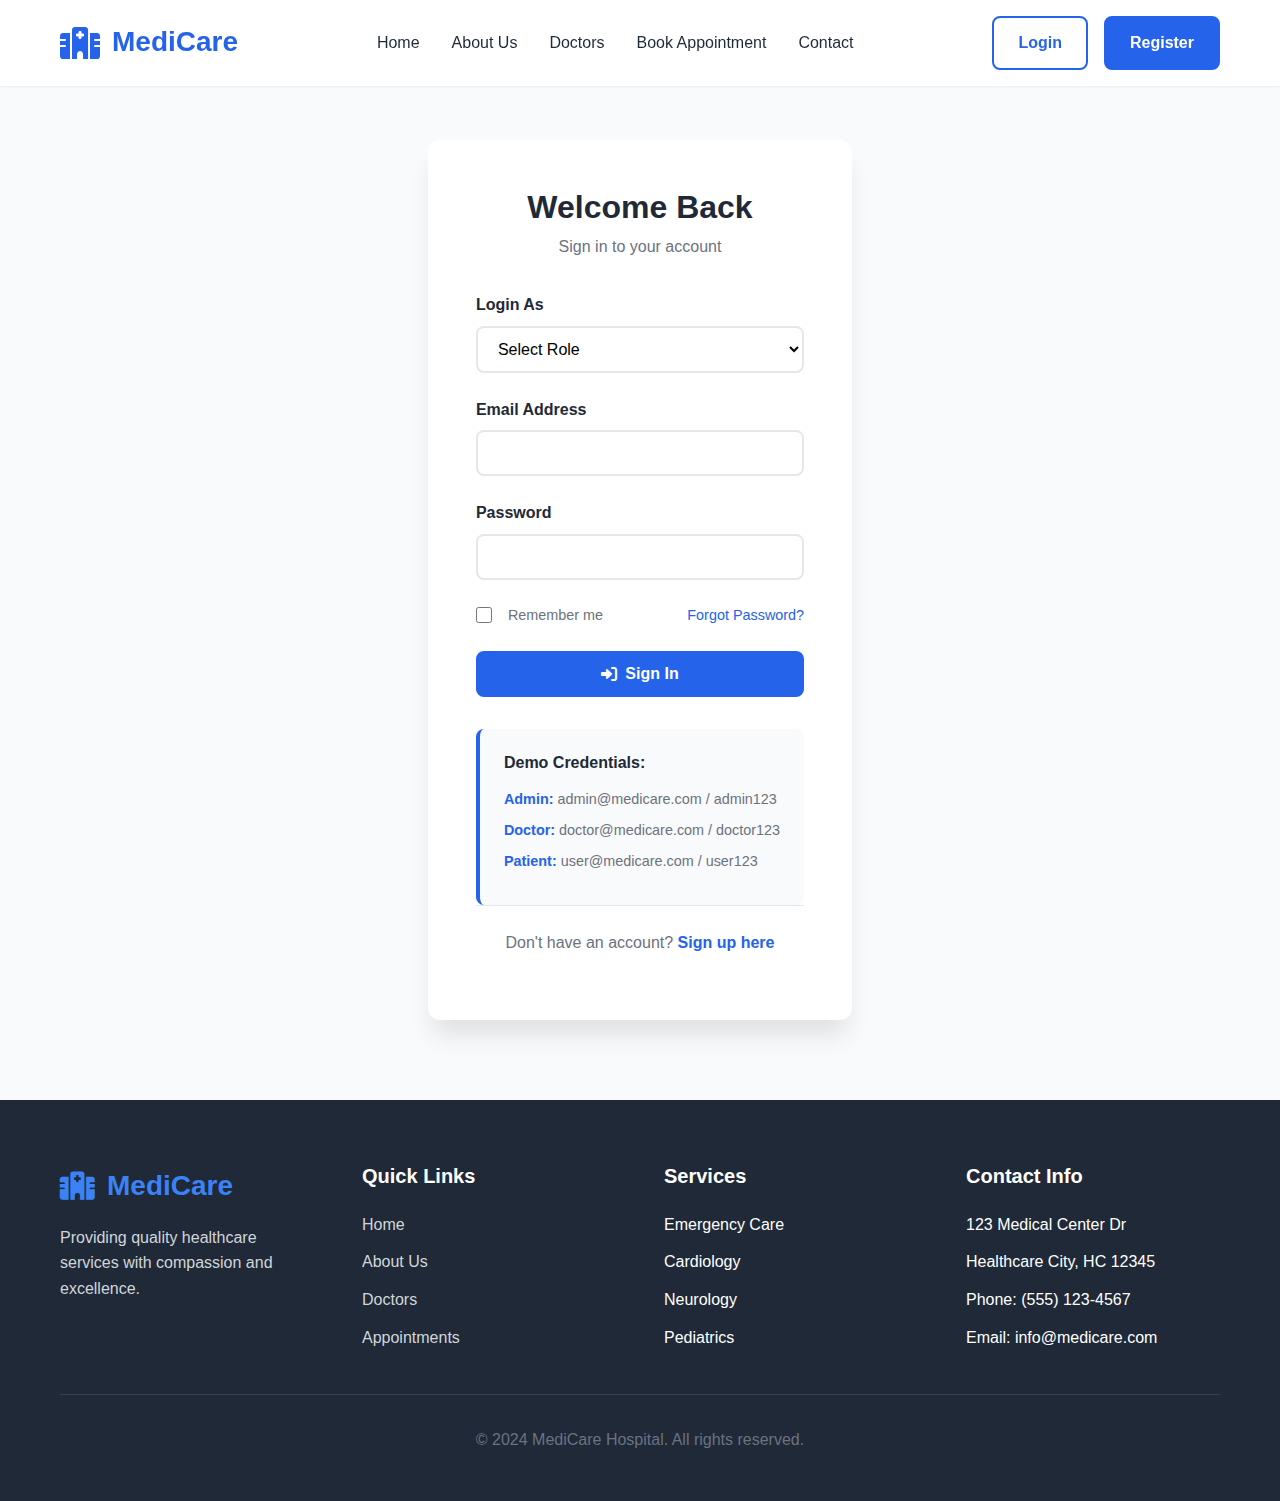
<file: admin-dashboard.html>
<!DOCTYPE html>
<html lang="en">
<head>
    <meta charset="UTF-8">
    <meta name="viewport" content="width=device-width, initial-scale=1.0">
    <title>Admin Dashboard - MediCare Hospital</title>
    <link rel="stylesheet" href="styles.css">
    <link href="https://cdnjs.cloudflare.com/ajax/libs/font-awesome/6.0.0/css/all.min.css" rel="stylesheet">
</head>
<body>
    <div class="dashboard">
        <!-- Dashboard Header -->
        <div class="dashboard-header">
            <div class="container">
                <div class="dashboard-title">
                    <h1><i class="fas fa-user-shield"></i> Admin Dashboard</h1>
                    <div class="dashboard-user">
                        <div class="user-avatar">A</div>
                        <div class="user-info">
                            <h3>Admin User</h3>
                            <p>System Administrator</p>
                        </div>
                        <button class="logout-btn" onclick="logout()">
                            <i class="fas fa-sign-out-alt"></i> Logout
                        </button>
                    </div>
                </div>
            </div>
        </div>

        <!-- Dashboard Navigation -->
        <div class="dashboard-nav">
            <div class="container">
                <ul class="dashboard-nav-list">
                    <li class="dashboard-nav-item">
                        <a href="#overview" class="dashboard-nav-link active" onclick="showSection('overview')">
                            <i class="fas fa-chart-line"></i> Overview
                        </a>
                    </li>
                    <li class="dashboard-nav-item">
                        <a href="#appointments" class="dashboard-nav-link" onclick="showSection('appointments')">
                            <i class="fas fa-calendar-alt"></i> Appointments
                        </a>
                    </li>
                    <li class="dashboard-nav-item">
                        <a href="#doctors" class="dashboard-nav-link" onclick="showSection('doctors')">
                            <i class="fas fa-user-md"></i> Doctors
                        </a>
                    </li>
                    <li class="dashboard-nav-item">
                        <a href="#patients" class="dashboard-nav-link" onclick="showSection('patients')">
                            <i class="fas fa-users"></i> Patients
                        </a>
                    </li>
                    <li class="dashboard-nav-item">
                        <a href="#reports" class="dashboard-nav-link" onclick="showSection('reports')">
                            <i class="fas fa-chart-bar"></i> Reports
                        </a>
                    </li>
                </ul>
            </div>
        </div>

        <!-- Dashboard Content -->
        <div class="container">
            <!-- Overview Section -->
            <div id="overview" class="dashboard-content">
                <div class="dashboard-grid">
                    <div class="dashboard-card stat-card">
                        <h3><i class="fas fa-calendar-check card-icon"></i> Total Appointments</h3>
                        <span class="stat-number">1,247</span>
                        <span class="stat-label">This Month</span>
                    </div>
                    <div class="dashboard-card stat-card">
                        <h3><i class="fas fa-user-md card-icon"></i> Active Doctors</h3>
                        <span class="stat-number">45</span>
                        <span class="stat-label">Available</span>
                    </div>
                    <div class="dashboard-card stat-card">
                        <h3><i class="fas fa-users card-icon"></i> Registered Patients</h3>
                        <span class="stat-number">8,932</span>
                        <span class="stat-label">Total</span>
                    </div>
                    <div class="dashboard-card stat-card">
                        <h3><i class="fas fa-dollar-sign card-icon"></i> Revenue</h3>
                        <span class="stat-number">$89,450</span>
                        <span class="stat-label">This Month</span>
                    </div>
                </div>

                <div class="dashboard-grid" style="margin-top: 2rem;">
                    <div class="dashboard-card">
                        <h3><i class="fas fa-clock"></i> Recent Activities</h3>
                        <div class="activity-list">
                            <div class="activity-item">
                                <i class="fas fa-user-plus"></i>
                                <span>New patient registered: John Smith</span>
                                <small>2 minutes ago</small>
                            </div>
                            <div class="activity-item">
                                <i class="fas fa-calendar-check"></i>
                                <span>Appointment confirmed with Dr. Johnson</span>
                                <small>15 minutes ago</small>
                            </div>
                            <div class="activity-item">
                                <i class="fas fa-user-md"></i>
                                <span>Dr. Williams updated schedule</span>
                                <small>1 hour ago</small>
                            </div>
                        </div>
                    </div>
                    <div class="dashboard-card">
                        <h3><i class="fas fa-exclamation-triangle"></i> System Alerts</h3>
                        <div class="alert-list">
                            <div class="alert-item warning">
                                <i class="fas fa-exclamation-triangle"></i>
                                <span>Server maintenance scheduled for tonight</span>
                            </div>
                            <div class="alert-item info">
                                <i class="fas fa-info-circle"></i>
                                <span>New software update available</span>
                            </div>
                        </div>
                    </div>
                </div>
            </div>

            <!-- Appointments Section -->
            <div id="appointments" class="dashboard-content" style="display: none;">
                <div class="dashboard-card">
                    <h3><i class="fas fa-calendar-alt"></i> Appointment Management</h3>
                    <div class="quick-actions">
                        <button class="action-btn action-btn-primary">
                            <i class="fas fa-plus"></i> New Appointment
                        </button>
                        <button class="action-btn action-btn-success">
                            <i class="fas fa-download"></i> Export Data
                        </button>
                    </div>
                    <table class="data-table">
                        <thead>
                            <tr>
                                <th>Patient</th>
                                <th>Doctor</th>
                                <th>Date & Time</th>
                                <th>Department</th>
                                <th>Status</th>
                                <th>Actions</th>
                            </tr>
                        </thead>
                        <tbody>
                            <tr>
                                <td>John Smith</td>
                                <td>Dr. Johnson</td>
                                <td>Dec 25, 2024 - 10:00 AM</td>
                                <td>Cardiology</td>
                                <td><span class="status-badge status-confirmed">Confirmed</span></td>
                                <td>
                                    <button class="action-btn action-btn-primary">Edit</button>
                                    <button class="action-btn action-btn-danger">Cancel</button>
                                </td>
                            </tr>
                            <tr>
                                <td>Sarah Wilson</td>
                                <td>Dr. Brown</td>
                                <td>Dec 25, 2024 - 2:00 PM</td>
                                <td>Neurology</td>
                                <td><span class="status-badge status-pending">Pending</span></td>
                                <td>
                                    <button class="action-btn action-btn-success">Confirm</button>
                                    <button class="action-btn action-btn-danger">Cancel</button>
                                </td>
                            </tr>
                            <tr>
                                <td>Mike Davis</td>
                                <td>Dr. Taylor</td>
                                <td>Dec 24, 2024 - 11:00 AM</td>
                                <td>Pediatrics</td>
                                <td><span class="status-badge status-completed">Completed</span></td>
                                <td>
                                    <button class="action-btn action-btn-primary">View</button>
                                </td>
                            </tr>
                        </tbody>
                    </table>
                </div>
            </div>

            <!-- Doctors Section -->
            <div id="doctors" class="dashboard-content" style="display: none;">
                <div class="dashboard-card">
                    <h3><i class="fas fa-user-md"></i> Doctor Management</h3>
                    <div class="quick-actions">
                        <button class="action-btn action-btn-primary">
                            <i class="fas fa-plus"></i> Add Doctor
                        </button>
                        <button class="action-btn action-btn-success">
                            <i class="fas fa-download"></i> Export List
                        </button>
                    </div>
                    <table class="data-table">
                        <thead>
                            <tr>
                                <th>Name</th>
                                <th>Specialization</th>
                                <th>Experience</th>
                                <th>Contact</th>
                                <th>Status</th>
                                <th>Actions</th>
                            </tr>
                        </thead>
                        <tbody>
                            <tr>
                                <td>Dr. Robert Johnson</td>
                                <td>Cardiology</td>
                                <td>15 years</td>
                                <td>robert.johnson@medicare.com</td>
                                <td><span class="status-badge status-confirmed">Active</span></td>
                                <td>
                                    <button class="action-btn action-btn-primary">Edit</button>
                                    <button class="action-btn action-btn-danger">Suspend</button>
                                </td>
                            </tr>
                            <tr>
                                <td>Dr. Emily Brown</td>
                                <td>Neurology</td>
                                <td>12 years</td>
                                <td>emily.brown@medicare.com</td>
                                <td><span class="status-badge status-confirmed">Active</span></td>
                                <td>
                                    <button class="action-btn action-btn-primary">Edit</button>
                                    <button class="action-btn action-btn-danger">Suspend</button>
                                </td>
                            </tr>
                            <tr>
                                <td>Dr. Michael Taylor</td>
                                <td>Pediatrics</td>
                                <td>8 years</td>
                                <td>michael.taylor@medicare.com</td>
                                <td><span class="status-badge status-confirmed">Active</span></td>
                                <td>
                                    <button class="action-btn action-btn-primary">Edit</button>
                                    <button class="action-btn action-btn-danger">Suspend</button>
                                </td>
                            </tr>
                        </tbody>
                    </table>
                </div>
            </div>

            <!-- Patients Section -->
            <div id="patients" class="dashboard-content" style="display: none;">
                <div class="dashboard-card">
                    <h3><i class="fas fa-users"></i> Patient Management</h3>
                    <div class="quick-actions">
                        <button class="action-btn action-btn-primary">
                            <i class="fas fa-plus"></i> Add Patient
                        </button>
                        <button class="action-btn action-btn-success">
                            <i class="fas fa-download"></i> Export Data
                        </button>
                    </div>
                    <table class="data-table">
                        <thead>
                            <tr>
                                <th>Name</th>
                                <th>Email</th>
                                <th>Phone</th>
                                <th>Last Visit</th>
                                <th>Status</th>
                                <th>Actions</th>
                            </tr>
                        </thead>
                        <tbody>
                            <tr>
                                <td>John Smith</td>
                                <td>john.smith@email.com</td>
                                <td>(555) 123-4567</td>
                                <td>Dec 20, 2024</td>
                                <td><span class="status-badge status-confirmed">Active</span></td>
                                <td>
                                    <button class="action-btn action-btn-primary">View</button>
                                    <button class="action-btn action-btn-success">Edit</button>
                                </td>
                            </tr>
                            <tr>
                                <td>Sarah Wilson</td>
                                <td>sarah.wilson@email.com</td>
                                <td>(555) 234-5678</td>
                                <td>Dec 18, 2024</td>
                                <td><span class="status-badge status-confirmed">Active</span></td>
                                <td>
                                    <button class="action-btn action-btn-primary">View</button>
                                    <button class="action-btn action-btn-success">Edit</button>
                                </td>
                            </tr>
                            <tr>
                                <td>Mike Davis</td>
                                <td>mike.davis@email.com</td>
                                <td>(555) 345-6789</td>
                                <td>Dec 15, 2024</td>
                                <td><span class="status-badge status-confirmed">Active</span></td>
                                <td>
                                    <button class="action-btn action-btn-primary">View</button>
                                    <button class="action-btn action-btn-success">Edit</button>
                                </td>
                            </tr>
                        </tbody>
                    </table>
                </div>
            </div>

            <!-- Reports Section -->
            <div id="reports" class="dashboard-content" style="display: none;">
                <div class="dashboard-grid">
                    <div class="dashboard-card">
                        <h3><i class="fas fa-chart-line"></i> Monthly Statistics</h3>
                        <div class="report-stats">
                            <div class="stat-item">
                                <span class="stat-label">Total Appointments</span>
                                <span class="stat-value">1,247</span>
                            </div>
                            <div class="stat-item">
                                <span class="stat-label">Completed</span>
                                <span class="stat-value">1,089</span>
                            </div>
                            <div class="stat-item">
                                <span class="stat-label">Cancelled</span>
                                <span class="stat-value">158</span>
                            </div>
                            <div class="stat-item">
                                <span class="stat-label">Revenue</span>
                                <span class="stat-value">$89,450</span>
                            </div>
                        </div>
                    </div>
                    <div class="dashboard-card">
                        <h3><i class="fas fa-download"></i> Generate Reports</h3>
                        <div class="report-actions">
                            <button class="action-btn action-btn-primary">
                                <i class="fas fa-file-pdf"></i> Monthly Report
                            </button>
                            <button class="action-btn action-btn-success">
                                <i class="fas fa-file-excel"></i> Patient Data
                            </button>
                            <button class="action-btn action-btn-primary">
                                <i class="fas fa-chart-bar"></i> Analytics Report
                            </button>
                        </div>
                    </div>
                </div>
            </div>
        </div>
    </div>

    <script src="script.js"></script>
    <script>
        // Dashboard navigation
        function showSection(sectionId) {
            // Hide all sections
            const sections = document.querySelectorAll('.dashboard-content');
            sections.forEach(section => {
                section.style.display = 'none';
            });
            
            // Remove active class from all nav links
            const navLinks = document.querySelectorAll('.dashboard-nav-link');
            navLinks.forEach(link => {
                link.classList.remove('active');
            });
            
            // Show selected section
            document.getElementById(sectionId).style.display = 'block';
            
            // Add active class to clicked nav link
            event.target.classList.add('active');
        }

        // Logout function
        function logout() {
            if (confirm('Are you sure you want to logout?')) {
                localStorage.removeItem('userRole');
                localStorage.removeItem('userEmail');
                window.location.href = 'login.html';
            }
        }

        // Check authentication
        document.addEventListener('DOMContentLoaded', function() {
            const userRole = localStorage.getItem('userRole');
            if (userRole !== 'admin') {
                alert('Access denied. Admin privileges required.');
                window.location.href = 'login.html';
            }
        });
    </script>
</body>
</html>
</file>
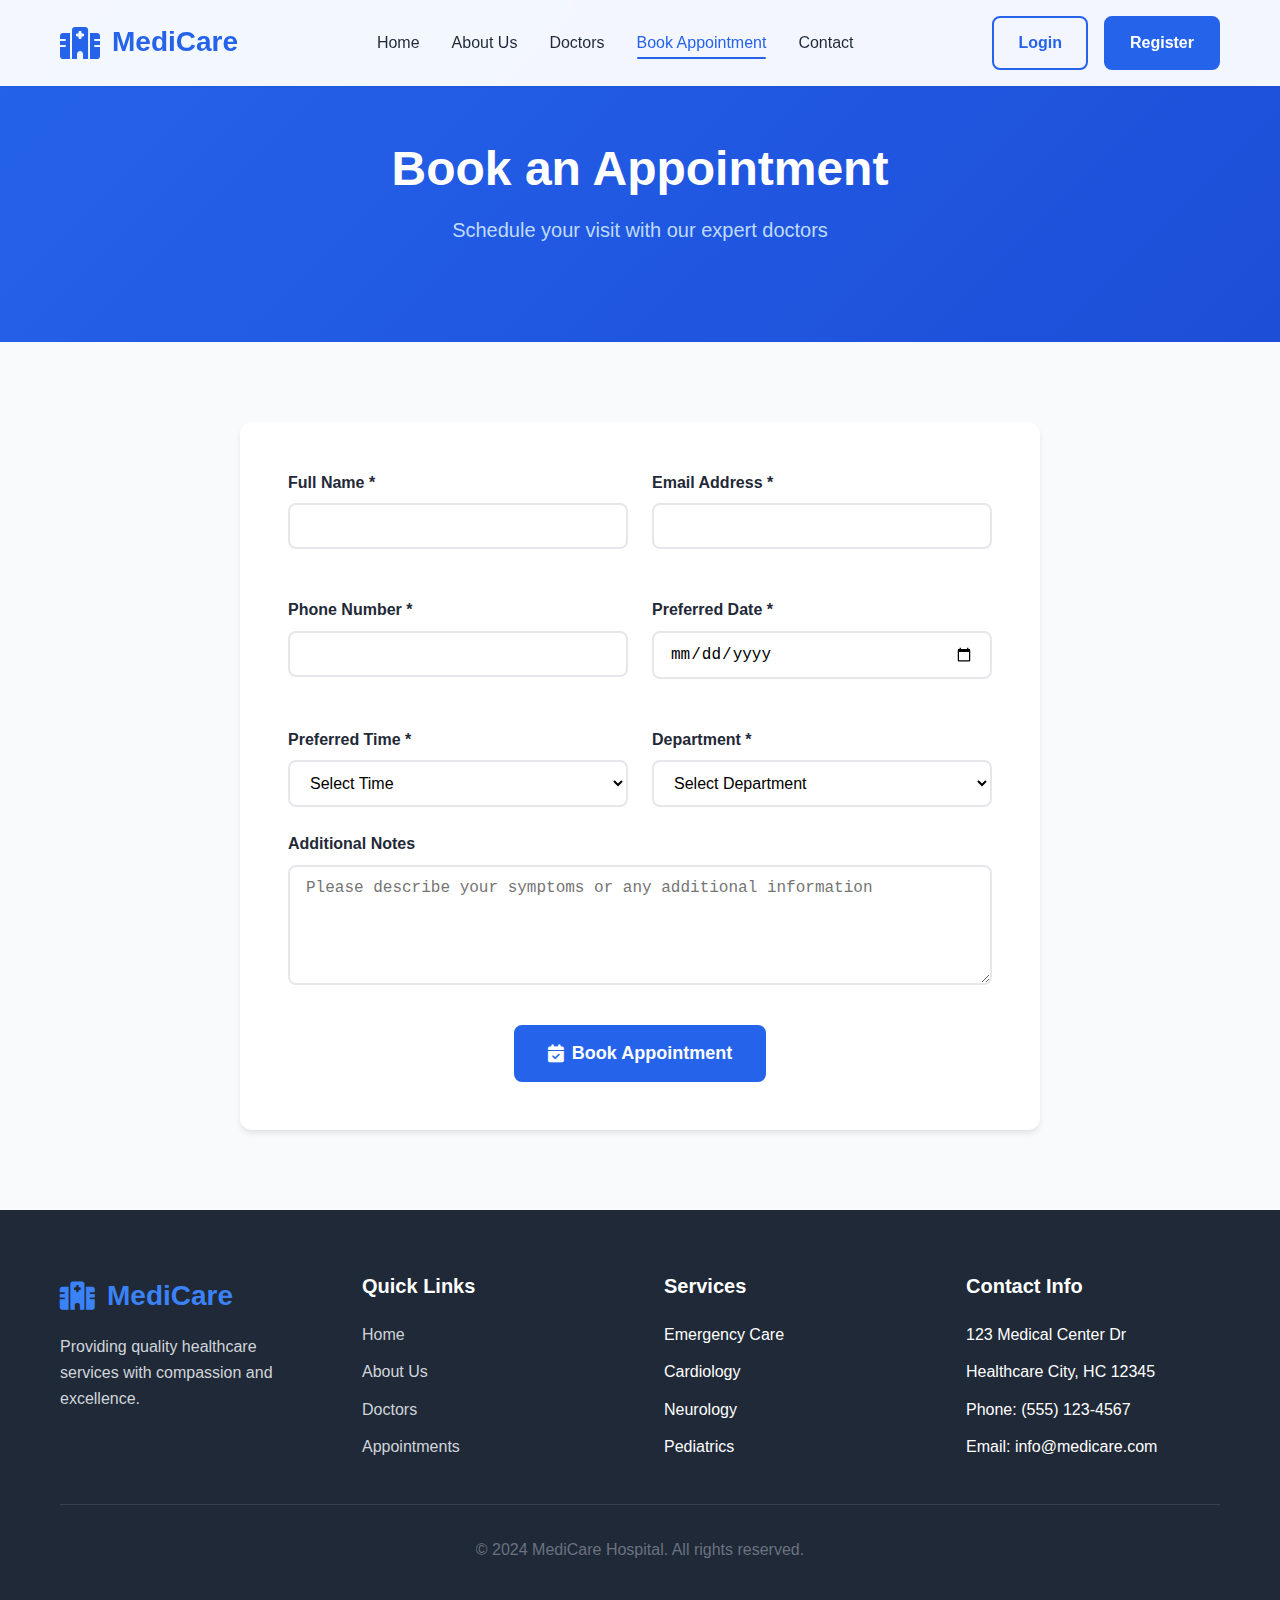
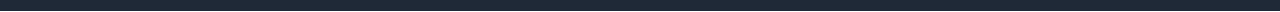
<file: appointments.html>
<!DOCTYPE html>
<html lang="en">
<head>
    <meta charset="UTF-8">
    <meta name="viewport" content="width=device-width, initial-scale=1.0">
    <title>Book Appointment - MediCare Hospital</title>
    <link rel="stylesheet" href="styles.css">
    <link href="https://cdnjs.cloudflare.com/ajax/libs/font-awesome/6.0.0/css/all.min.css" rel="stylesheet">
</head>
<body>
    <!-- Header -->
    <header class="header">
        <nav class="navbar">
            <div class="nav-container">
                <div class="nav-logo">
                    <i class="fas fa-hospital"></i>
                    <span>MediCare</span>
                </div>
                <ul class="nav-menu" id="nav-menu">
                    <li><a href="index.html" class="nav-link">Home</a></li>
                    <li><a href="about.html" class="nav-link">About Us</a></li>
                    <li><a href="doctors.html" class="nav-link">Doctors</a></li>
                    <li><a href="appointments.html" class="nav-link active">Book Appointment</a></li>
                    <li><a href="contact.html" class="nav-link">Contact</a></li>
                </ul>
                <div class="nav-auth">
                    <a href="login.html" class="btn btn-outline">Login</a>
                    <a href="register.html" class="btn btn-primary">Register</a>
                </div>
                <div class="hamburger" id="hamburger">
                    <span></span>
                    <span></span>
                    <span></span>
                </div>
            </div>
        </nav>
    </header>

    <!-- Page Header -->
    <section class="page-header">
        <div class="container">
            <h1>Book an Appointment</h1>
            <p>Schedule your visit with our expert doctors</p>
        </div>
    </section>

    <!-- Appointment Form -->
    <section class="appointment-form-section">
        <div class="container">
            <div class="appointment-form-container">
                <form id="appointmentForm" class="appointment-form">
                    <div class="form-grid">
                        <div class="form-group">
                            <label for="patientName" class="form-label">Full Name *</label>
                            <input type="text" id="patientName" name="patientName" class="form-input" required>
                        </div>
                        <div class="form-group">
                            <label for="patientEmail" class="form-label">Email Address *</label>
                            <input type="email" id="patientEmail" name="patientEmail" class="form-input" required>
                        </div>
                        <div class="form-group">
                            <label for="patientPhone" class="form-label">Phone Number *</label>
                            <input type="tel" id="patientPhone" name="patientPhone" class="form-input" required>
                        </div>
                        <div class="form-group">
                            <label for="appointmentDate" class="form-label">Preferred Date *</label>
                            <input type="date" id="appointmentDate" name="appointmentDate" class="form-input" required>
                        </div>
                        <div class="form-group">
                            <label for="appointmentTime" class="form-label">Preferred Time *</label>
                            <select id="appointmentTime" name="appointmentTime" class="form-select" required>
                                <option value="">Select Time</option>
                                <option value="09:00">09:00 AM</option>
                                <option value="10:00">10:00 AM</option>
                                <option value="11:00">11:00 AM</option>
                                <option value="14:00">02:00 PM</option>
                                <option value="15:00">03:00 PM</option>
                                <option value="16:00">04:00 PM</option>
                            </select>
                        </div>
                        <div class="form-group">
                            <label for="department" class="form-label">Department *</label>
                            <select id="department" name="department" class="form-select" required>
                                <option value="">Select Department</option>
                                <option value="cardiology">Cardiology</option>
                                <option value="neurology">Neurology</option>
                                <option value="pediatrics">Pediatrics</option>
                                <option value="general">General Medicine</option>
                            </select>
                        </div>
                    </div>
                    <div class="form-group">
                        <label for="message" class="form-label">Additional Notes</label>
                        <textarea id="message" name="message" class="form-textarea" placeholder="Please describe your symptoms or any additional information"></textarea>
                    </div>
                    <div class="form-actions">
                        <button type="submit" class="btn btn-primary btn-lg">
                            <i class="fas fa-calendar-check"></i> Book Appointment
                        </button>
                    </div>
                </form>
            </div>
        </div>
    </section>

    <!-- Footer -->
    <footer class="footer">
        <div class="container">
            <div class="footer-content">
                <div class="footer-section">
                    <div class="footer-logo">
                        <i class="fas fa-hospital"></i>
                        <span>MediCare</span>
                    </div>
                    <p>Providing quality healthcare services with compassion and excellence.</p>
                </div>
                <div class="footer-section">
                    <h3>Quick Links</h3>
                    <ul>
                        <li><a href="index.html">Home</a></li>
                        <li><a href="about.html">About Us</a></li>
                        <li><a href="doctors.html">Doctors</a></li>
                        <li><a href="appointments.html">Appointments</a></li>
                    </ul>
                </div>
                <div class="footer-section">
                    <h3>Services</h3>
                    <ul>
                        <li>Emergency Care</li>
                        <li>Cardiology</li>
                        <li>Neurology</li>
                        <li>Pediatrics</li>
                    </ul>
                </div>
                <div class="footer-section">
                    <h3>Contact Info</h3>
                    <ul>
                        <li>123 Medical Center Dr</li>
                        <li>Healthcare City, HC 12345</li>
                        <li>Phone: (555) 123-4567</li>
                        <li>Email: info@medicare.com</li>
                    </ul>
                </div>
            </div>
            <div class="footer-bottom">
                <p>&copy; 2024 MediCare Hospital. All rights reserved.</p>
            </div>
        </div>
    </footer>

    <script src="script.js"></script>
</body>
</html>
</file>
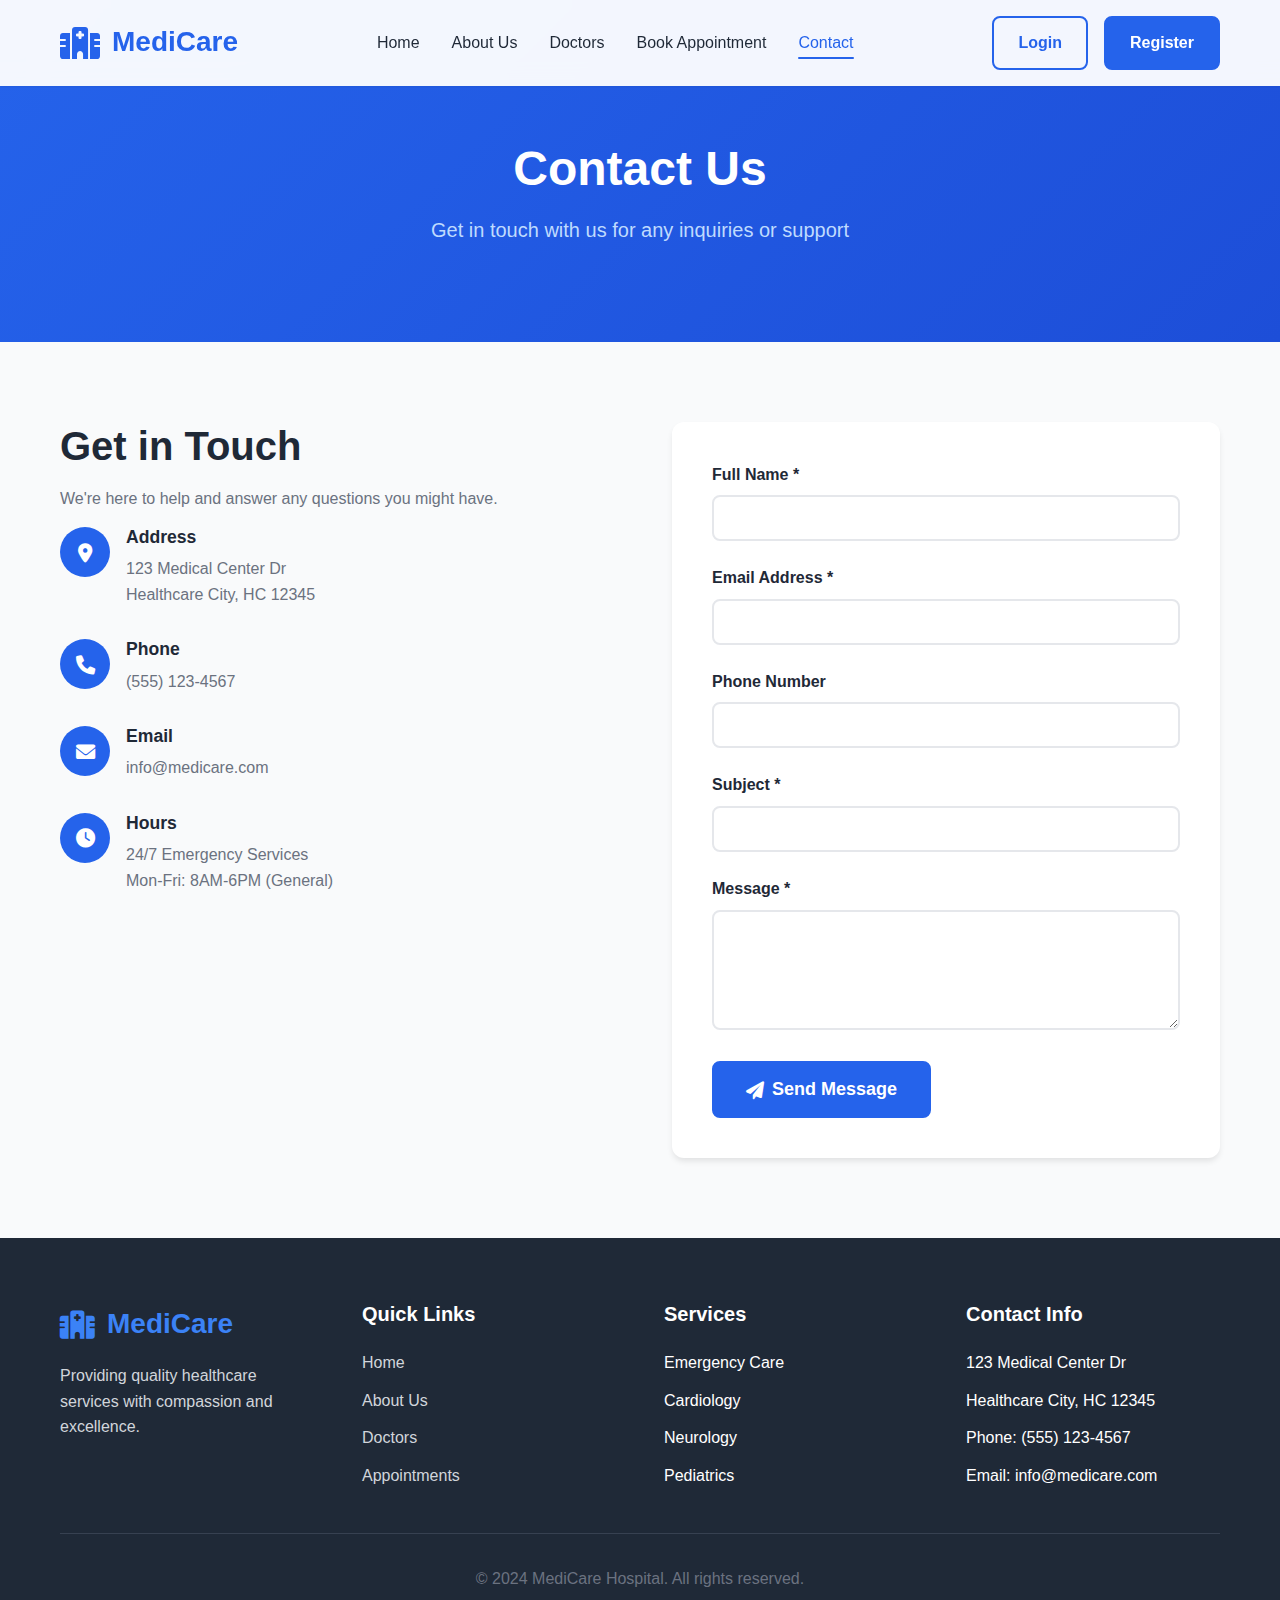
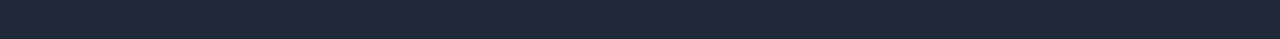
<file: contact.html>
<!DOCTYPE html>
<html lang="en">
<head>
    <meta charset="UTF-8">
    <meta name="viewport" content="width=device-width, initial-scale=1.0">
    <title>Contact Us - MediCare Hospital</title>
    <link rel="stylesheet" href="styles.css">
    <link href="https://cdnjs.cloudflare.com/ajax/libs/font-awesome/6.0.0/css/all.min.css" rel="stylesheet">
</head>
<body>
    <!-- Header -->
    <header class="header">
        <nav class="navbar">
            <div class="nav-container">
                <div class="nav-logo">
                    <i class="fas fa-hospital"></i>
                    <span>MediCare</span>
                </div>
                <ul class="nav-menu" id="nav-menu">
                    <li><a href="index.html" class="nav-link">Home</a></li>
                    <li><a href="about.html" class="nav-link">About Us</a></li>
                    <li><a href="doctors.html" class="nav-link">Doctors</a></li>
                    <li><a href="appointments.html" class="nav-link">Book Appointment</a></li>
                    <li><a href="contact.html" class="nav-link active">Contact</a></li>
                </ul>
                <div class="nav-auth">
                    <a href="login.html" class="btn btn-outline">Login</a>
                    <a href="register.html" class="btn btn-primary">Register</a>
                </div>
                <div class="hamburger" id="hamburger">
                    <span></span>
                    <span></span>
                    <span></span>
                </div>
            </div>
        </nav>
    </header>

    <!-- Page Header -->
    <section class="page-header">
        <div class="container">
            <h1>Contact Us</h1>
            <p>Get in touch with us for any inquiries or support</p>
        </div>
    </section>

    <!-- Contact Section -->
    <section class="contact-section">
        <div class="container">
            <div class="contact-content">
                <div class="contact-info">
                    <h2>Get in Touch</h2>
                    <p>We're here to help and answer any questions you might have.</p>
                    
                    <div class="contact-item">
                        <div class="contact-icon">
                            <i class="fas fa-map-marker-alt"></i>
                        </div>
                        <div class="contact-details">
                            <h4>Address</h4>
                            <p>123 Medical Center Dr<br>Healthcare City, HC 12345</p>
                        </div>
                    </div>

                    <div class="contact-item">
                        <div class="contact-icon">
                            <i class="fas fa-phone"></i>
                        </div>
                        <div class="contact-details">
                            <h4>Phone</h4>
                            <p>(555) 123-4567</p>
                        </div>
                    </div>

                    <div class="contact-item">
                        <div class="contact-icon">
                            <i class="fas fa-envelope"></i>
                        </div>
                        <div class="contact-details">
                            <h4>Email</h4>
                            <p>info@medicare.com</p>
                        </div>
                    </div>

                    <div class="contact-item">
                        <div class="contact-icon">
                            <i class="fas fa-clock"></i>
                        </div>
                        <div class="contact-details">
                            <h4>Hours</h4>
                            <p>24/7 Emergency Services<br>Mon-Fri: 8AM-6PM (General)</p>
                        </div>
                    </div>
                </div>

                <div class="contact-form-container">
                    <form id="contactForm" class="contact-form">
                        <div class="form-group">
                            <label for="name" class="form-label">Full Name *</label>
                            <input type="text" id="name" name="name" class="form-input" required>
                        </div>
                        <div class="form-group">
                            <label for="email" class="form-label">Email Address *</label>
                            <input type="email" id="email" name="email" class="form-input" required>
                        </div>
                        <div class="form-group">
                            <label for="phone" class="form-label">Phone Number</label>
                            <input type="tel" id="phone" name="phone" class="form-input">
                        </div>
                        <div class="form-group">
                            <label for="subject" class="form-label">Subject *</label>
                            <input type="text" id="subject" name="subject" class="form-input" required>
                        </div>
                        <div class="form-group">
                            <label for="message" class="form-label">Message *</label>
                            <textarea id="message" name="message" class="form-textarea" required></textarea>
                        </div>
                        <button type="submit" class="btn btn-primary btn-lg">
                            <i class="fas fa-paper-plane"></i> Send Message
                        </button>
                    </form>
                </div>
            </div>
        </div>
    </section>

    <!-- Footer -->
    <footer class="footer">
        <div class="container">
            <div class="footer-content">
                <div class="footer-section">
                    <div class="footer-logo">
                        <i class="fas fa-hospital"></i>
                        <span>MediCare</span>
                    </div>
                    <p>Providing quality healthcare services with compassion and excellence.</p>
                </div>
                <div class="footer-section">
                    <h3>Quick Links</h3>
                    <ul>
                        <li><a href="index.html">Home</a></li>
                        <li><a href="about.html">About Us</a></li>
                        <li><a href="doctors.html">Doctors</a></li>
                        <li><a href="appointments.html">Appointments</a></li>
                    </ul>
                </div>
                <div class="footer-section">
                    <h3>Services</h3>
                    <ul>
                        <li>Emergency Care</li>
                        <li>Cardiology</li>
                        <li>Neurology</li>
                        <li>Pediatrics</li>
                    </ul>
                </div>
                <div class="footer-section">
                    <h3>Contact Info</h3>
                    <ul>
                        <li>123 Medical Center Dr</li>
                        <li>Healthcare City, HC 12345</li>
                        <li>Phone: (555) 123-4567</li>
                        <li>Email: info@medicare.com</li>
                    </ul>
                </div>
            </div>
            <div class="footer-bottom">
                <p>&copy; 2024 MediCare Hospital. All rights reserved.</p>
            </div>
        </div>
    </footer>

    <script src="script.js"></script>
</body>
</html>
</file>
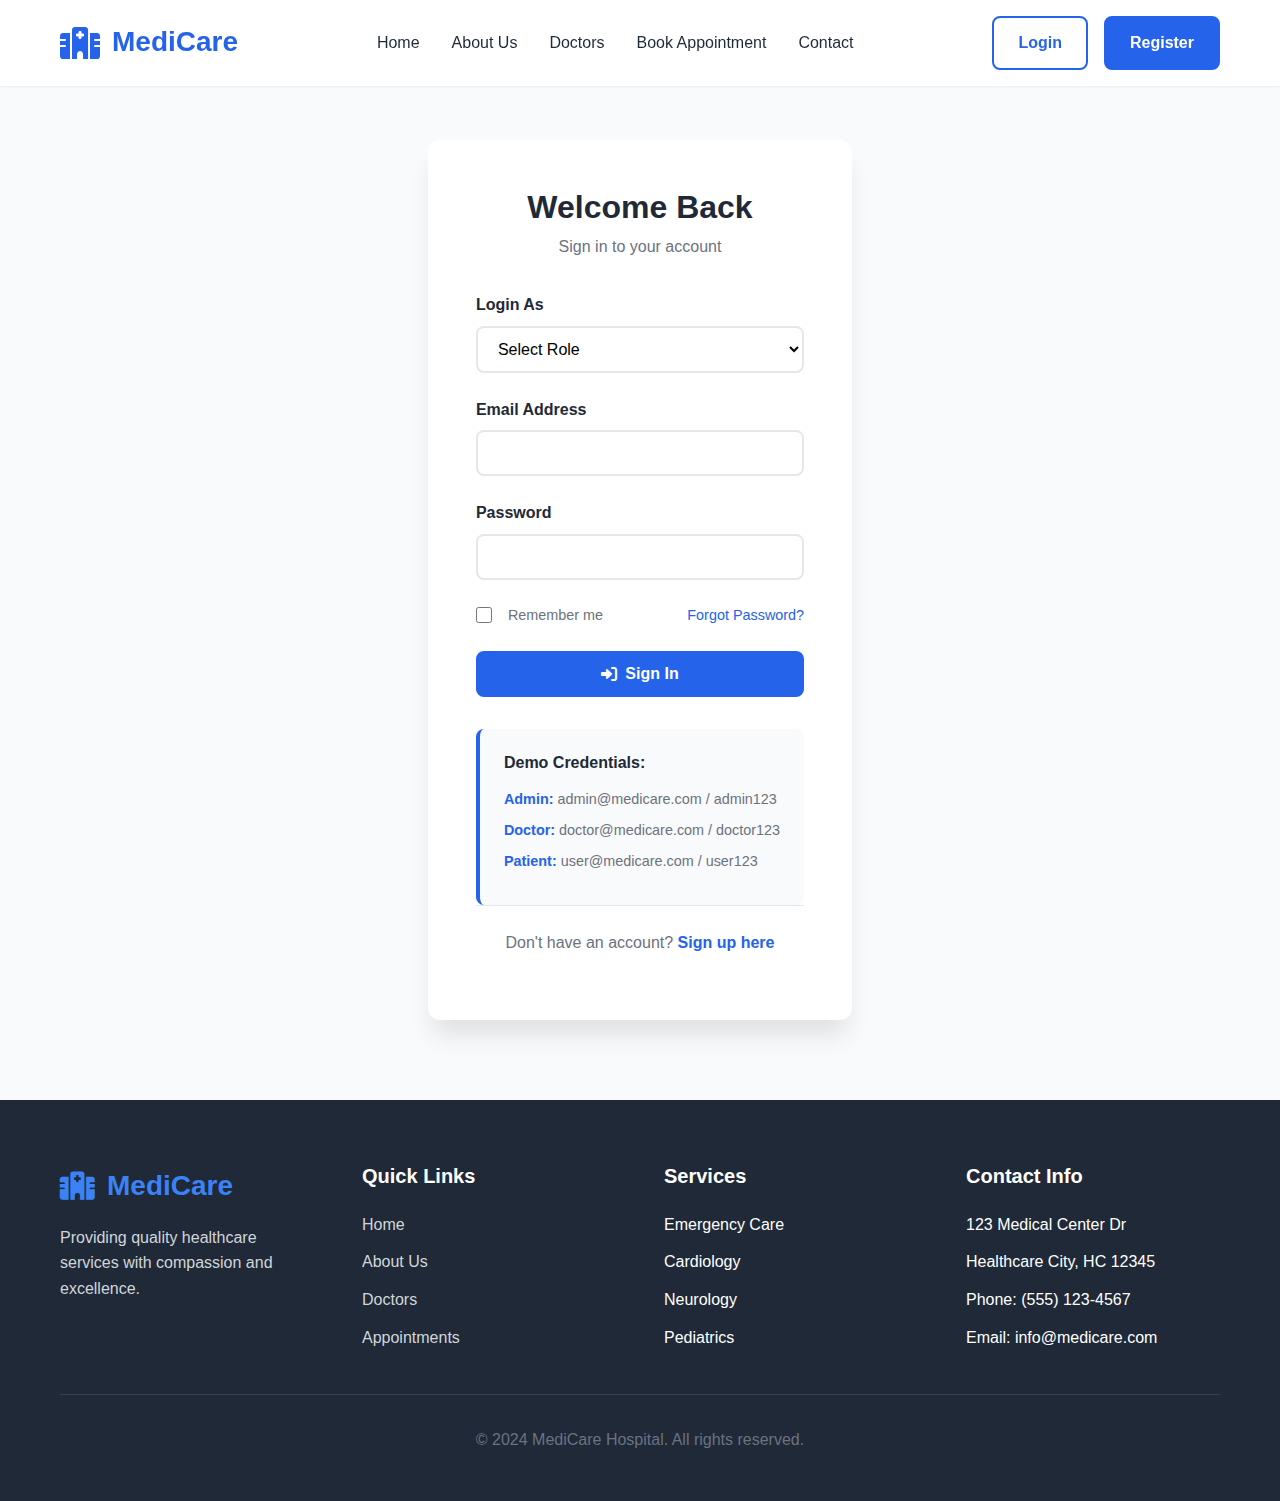
<file: doctor-dashboard.html>
<!DOCTYPE html>
<html lang="en">
<head>
    <meta charset="UTF-8">
    <meta name="viewport" content="width=device-width, initial-scale=1.0">
    <title>Doctor Dashboard - MediCare Hospital</title>
    <link rel="stylesheet" href="styles.css">
    <link href="https://cdnjs.cloudflare.com/ajax/libs/font-awesome/6.0.0/css/all.min.css" rel="stylesheet">
</head>
<body>
    <div class="dashboard">
        <!-- Dashboard Header -->
        <div class="dashboard-header">
            <div class="container">
                <div class="dashboard-title">
                    <h1><i class="fas fa-user-md"></i> Doctor Dashboard</h1>
                    <div class="dashboard-user">
                        <div class="user-avatar">D</div>
                        <div class="user-info">
                            <h3>Dr. Robert Johnson</h3>
                            <p>Cardiologist</p>
                        </div>
                        <button class="logout-btn" onclick="logout()">
                            <i class="fas fa-sign-out-alt"></i> Logout
                        </button>
                    </div>
                </div>
            </div>
        </div>

        <!-- Dashboard Navigation -->
        <div class="dashboard-nav">
            <div class="container">
                <ul class="dashboard-nav-list">
                    <li class="dashboard-nav-item">
                        <a href="#overview" class="dashboard-nav-link active" onclick="showSection('overview')">
                            <i class="fas fa-chart-line"></i> Overview
                        </a>
                    </li>
                    <li class="dashboard-nav-item">
                        <a href="#appointments" class="dashboard-nav-link" onclick="showSection('appointments')">
                            <i class="fas fa-calendar-alt"></i> My Appointments
                        </a>
                    </li>
                    <li class="dashboard-nav-item">
                        <a href="#patients" class="dashboard-nav-link" onclick="showSection('patients')">
                            <i class="fas fa-users"></i> My Patients
                        </a>
                    </li>
                    <li class="dashboard-nav-item">
                        <a href="#schedule" class="dashboard-nav-link" onclick="showSection('schedule')">
                            <i class="fas fa-clock"></i> Schedule
                        </a>
                    </li>
                    <li class="dashboard-nav-item">
                        <a href="#profile" class="dashboard-nav-link" onclick="showSection('profile')">
                            <i class="fas fa-user"></i> Profile
                        </a>
                    </li>
                </ul>
            </div>
        </div>

        <!-- Dashboard Content -->
        <div class="container">
            <!-- Overview Section -->
            <div id="overview" class="dashboard-content">
                <div class="dashboard-grid">
                    <div class="dashboard-card stat-card">
                        <h3><i class="fas fa-calendar-check card-icon"></i> Today's Appointments</h3>
                        <span class="stat-number">8</span>
                        <span class="stat-label">Scheduled</span>
                    </div>
                    <div class="dashboard-card stat-card">
                        <h3><i class="fas fa-users card-icon"></i> Total Patients</h3>
                        <span class="stat-number">342</span>
                        <span class="stat-label">Under Care</span>
                    </div>
                    <div class="dashboard-card stat-card">
                        <h3><i class="fas fa-clock card-icon"></i> Next Appointment</h3>
                        <span class="stat-number">10:30</span>
                        <span class="stat-label">AM Today</span>
                    </div>
                    <div class="dashboard-card stat-card">
                        <h3><i class="fas fa-star card-icon"></i> Rating</h3>
                        <span class="stat-number">4.8</span>
                        <span class="stat-label">Patient Reviews</span>
                    </div>
                </div>

                <div class="dashboard-grid" style="margin-top: 2rem;">
                    <div class="dashboard-card">
                        <h3><i class="fas fa-calendar-day"></i> Today's Schedule</h3>
                        <div class="schedule-list">
                            <div class="schedule-item">
                                <div class="schedule-time">09:00 AM</div>
                                <div class="schedule-details">
                                    <strong>John Smith</strong>
                                    <span>Regular Checkup</span>
                                </div>
                                <div class="schedule-status">
                                    <span class="status-badge status-confirmed">Confirmed</span>
                                </div>
                            </div>
                            <div class="schedule-item">
                                <div class="schedule-time">10:30 AM</div>
                                <div class="schedule-details">
                                    <strong>Sarah Wilson</strong>
                                    <span>Follow-up Visit</span>
                                </div>
                                <div class="schedule-status">
                                    <span class="status-badge status-confirmed">Confirmed</span>
                                </div>
                            </div>
                            <div class="schedule-item">
                                <div class="schedule-time">02:00 PM</div>
                                <div class="schedule-details">
                                    <strong>Mike Davis</strong>
                                    <span>Consultation</span>
                                </div>
                                <div class="schedule-status">
                                    <span class="status-badge status-pending">Pending</span>
                                </div>
                            </div>
                        </div>
                    </div>
                    <div class="dashboard-card">
                        <h3><i class="fas fa-bell"></i> Recent Notifications</h3>
                        <div class="notification-list">
                            <div class="notification-item">
                                <i class="fas fa-calendar-plus"></i>
                                <div class="notification-content">
                                    <strong>New appointment request</strong>
                                    <span>Patient: Emma Thompson</span>
                                    <small>5 minutes ago</small>
                                </div>
                            </div>
                            <div class="notification-item">
                                <i class="fas fa-star"></i>
                                <div class="notification-content">
                                    <strong>New patient review</strong>
                                    <span>5-star rating from John Smith</span>
                                    <small>1 hour ago</small>
                                </div>
                            </div>
                            <div class="notification-item">
                                <i class="fas fa-clock"></i>
                                <div class="notification-content">
                                    <strong>Schedule reminder</strong>
                                    <span>Meeting with Dr. Brown at 4 PM</span>
                                    <small>2 hours ago</small>
                                </div>
                            </div>
                        </div>
                    </div>
                </div>
            </div>

            <!-- Appointments Section -->
            <div id="appointments" class="dashboard-content" style="display: none;">
                <div class="dashboard-card">
                    <h3><i class="fas fa-calendar-alt"></i> My Appointments</h3>
                    <div class="quick-actions">
                        <button class="action-btn action-btn-primary">
                            <i class="fas fa-plus"></i> Block Time Slot
                        </button>
                        <button class="action-btn action-btn-success">
                            <i class="fas fa-download"></i> Export Schedule
                        </button>
                    </div>
                    <table class="data-table">
                        <thead>
                            <tr>
                                <th>Patient</th>
                                <th>Date & Time</th>
                                <th>Type</th>
                                <th>Status</th>
                                <th>Actions</th>
                            </tr>
                        </thead>
                        <tbody>
                            <tr>
                                <td>John Smith</td>
                                <td>Dec 25, 2024 - 09:00 AM</td>
                                <td>Regular Checkup</td>
                                <td><span class="status-badge status-confirmed">Confirmed</span></td>
                                <td>
                                    <button class="action-btn action-btn-primary">View Details</button>
                                    <button class="action-btn action-btn-success">Complete</button>
                                </td>
                            </tr>
                            <tr>
                                <td>Sarah Wilson</td>
                                <td>Dec 25, 2024 - 10:30 AM</td>
                                <td>Follow-up</td>
                                <td><span class="status-badge status-confirmed">Confirmed</span></td>
                                <td>
                                    <button class="action-btn action-btn-primary">View Details</button>
                                    <button class="action-btn action-btn-danger">Reschedule</button>
                                </td>
                            </tr>
                            <tr>
                                <td>Mike Davis</td>
                                <td>Dec 25, 2024 - 02:00 PM</td>
                                <td>Consultation</td>
                                <td><span class="status-badge status-pending">Pending</span></td>
                                <td>
                                    <button class="action-btn action-btn-success">Confirm</button>
                                    <button class="action-btn action-btn-danger">Decline</button>
                                </td>
                            </tr>
                            <tr>
                                <td>Emma Thompson</td>
                                <td>Dec 26, 2024 - 11:00 AM</td>
                                <td>New Patient</td>
                                <td><span class="status-badge status-pending">Pending</span></td>
                                <td>
                                    <button class="action-btn action-btn-success">Confirm</button>
                                    <button class="action-btn action-btn-danger">Decline</button>
                                </td>
                            </tr>
                        </tbody>
                    </table>
                </div>
            </div>

            <!-- Patients Section -->
            <div id="patients" class="dashboard-content" style="display: none;">
                <div class="dashboard-card">
                    <h3><i class="fas fa-users"></i> My Patients</h3>
                    <div class="quick-actions">
                        <button class="action-btn action-btn-primary">
                            <i class="fas fa-search"></i> Search Patient
                        </button>
                        <button class="action-btn action-btn-success">
                            <i class="fas fa-download"></i> Export List
                        </button>
                    </div>
                    <table class="data-table">
                        <thead>
                            <tr>
                                <th>Patient Name</th>
                                <th>Age</th>
                                <th>Last Visit</th>
                                <th>Condition</th>
                                <th>Next Appointment</th>
                                <th>Actions</th>
                            </tr>
                        </thead>
                        <tbody>
                            <tr>
                                <td>John Smith</td>
                                <td>45</td>
                                <td>Dec 20, 2024</td>
                                <td>Hypertension</td>
                                <td>Dec 25, 2024</td>
                                <td>
                                    <button class="action-btn action-btn-primary">View History</button>
                                    <button class="action-btn action-btn-success">Add Notes</button>
                                </td>
                            </tr>
                            <tr>
                                <td>Sarah Wilson</td>
                                <td>32</td>
                                <td>Dec 18, 2024</td>
                                <td>Cardiac Arrhythmia</td>
                                <td>Dec 25, 2024</td>
                                <td>
                                    <button class="action-btn action-btn-primary">View History</button>
                                    <button class="action-btn action-btn-success">Add Notes</button>
                                </td>
                            </tr>
                            <tr>
                                <td>Mike Davis</td>
                                <td>28</td>
                                <td>Dec 15, 2024</td>
                                <td>Chest Pain</td>
                                <td>Dec 25, 2024</td>
                                <td>
                                    <button class="action-btn action-btn-primary">View History</button>
                                    <button class="action-btn action-btn-success">Add Notes</button>
                                </td>
                            </tr>
                        </tbody>
                    </table>
                </div>
            </div>

            <!-- Schedule Section -->
            <div id="schedule" class="dashboard-content" style="display: none;">
                <div class="dashboard-grid">
                    <div class="dashboard-card">
                        <h3><i class="fas fa-clock"></i> Weekly Schedule</h3>
                        <div class="schedule-grid">
                            <div class="schedule-day">
                                <h4>Monday</h4>
                                <div class="time-slots">
                                    <div class="time-slot available">09:00 - 12:00</div>
                                    <div class="time-slot available">14:00 - 17:00</div>
                                </div>
                            </div>
                            <div class="schedule-day">
                                <h4>Tuesday</h4>
                                <div class="time-slots">
                                    <div class="time-slot available">09:00 - 12:00</div>
                                    <div class="time-slot blocked">14:00 - 17:00</div>
                                </div>
                            </div>
                            <div class="schedule-day">
                                <h4>Wednesday</h4>
                                <div class="time-slots">
                                    <div class="time-slot available">09:00 - 12:00</div>
                                    <div class="time-slot available">14:00 - 17:00</div>
                                </div>
                            </div>
                        </div>
                        <div class="quick-actions">
                            <button class="action-btn action-btn-primary">
                                <i class="fas fa-edit"></i> Edit Schedule
                            </button>
                            <button class="action-btn action-btn-danger">
                                <i class="fas fa-ban"></i> Block Time
                            </button>
                        </div>
                    </div>
                    <div class="dashboard-card">
                        <h3><i class="fas fa-calendar-week"></i> Availability Settings</h3>
                        <div class="availability-form">
                            <div class="form-group">
                                <label class="form-label">Working Hours</label>
                                <div class="time-range">
                                    <input type="time" class="form-input" value="09:00">
                                    <span>to</span>
                                    <input type="time" class="form-input" value="17:00">
                                </div>
                            </div>
                            <div class="form-group">
                                <label class="form-label">Break Time</label>
                                <div class="time-range">
                                    <input type="time" class="form-input" value="12:00">
                                    <span>to</span>
                                    <input type="time" class="form-input" value="13:00">
                                </div>
                            </div>
                            <div class="form-group">
                                <label class="form-label">Appointment Duration</label>
                                <select class="form-select">
                                    <option value="30">30 minutes</option>
                                    <option value="45">45 minutes</option>
                                    <option value="60">1 hour</option>
                                </select>
                            </div>
                            <button class="action-btn action-btn-primary">
                                <i class="fas fa-save"></i> Save Settings
                            </button>
                        </div>
                    </div>
                </div>
            </div>

            <!-- Profile Section -->
            <div id="profile" class="dashboard-content" style="display: none;">
                <div class="dashboard-grid">
                    <div class="dashboard-card">
                        <h3><i class="fas fa-user"></i> Personal Information</h3>
                        <div class="profile-form">
                            <div class="form-group">
                                <label class="form-label">Full Name</label>
                                <input type="text" class="form-input" value="Dr. Robert Johnson">
                            </div>
                            <div class="form-group">
                                <label class="form-label">Specialization</label>
                                <input type="text" class="form-input" value="Cardiology">
                            </div>
                            <div class="form-group">
                                <label class="form-label">Experience</label>
                                <input type="text" class="form-input" value="15 years">
                            </div>
                            <div class="form-group">
                                <label class="form-label">Email</label>
                                <input type="email" class="form-input" value="robert.johnson@medicare.com">
                            </div>
                            <div class="form-group">
                                <label class="form-label">Phone</label>
                                <input type="tel" class="form-input" value="(555) 123-4567">
                            </div>
                            <div class="form-group">
                                <label class="form-label">Bio</label>
                                <textarea class="form-textarea">Dr. Robert Johnson is a highly experienced cardiologist with over 15 years of practice. He specializes in interventional cardiology and has performed over 2000 successful procedures.</textarea>
                            </div>
                            <button class="action-btn action-btn-primary">
                                <i class="fas fa-save"></i> Update Profile
                            </button>
                        </div>
                    </div>
                    <div class="dashboard-card">
                        <h3><i class="fas fa-chart-bar"></i> Performance Stats</h3>
                        <div class="stats-list">
                            <div class="stat-item">
                                <span class="stat-label">Total Patients Treated</span>
                                <span class="stat-value">2,847</span>
                            </div>
                            <div class="stat-item">
                                <span class="stat-label">Success Rate</span>
                                <span class="stat-value">98.5%</span>
                            </div>
                            <div class="stat-item">
                                <span class="stat-label">Patient Satisfaction</span>
                                <span class="stat-value">4.8/5</span>
                            </div>
                            <div class="stat-item">
                                <span class="stat-label">Years of Experience</span>
                                <span class="stat-value">15</span>
                            </div>
                        </div>
                    </div>
                </div>
            </div>
        </div>
    </div>

    <script src="script.js"></script>
    <script>
        // Dashboard navigation
        function showSection(sectionId) {
            // Hide all sections
            const sections = document.querySelectorAll('.dashboard-content');
            sections.forEach(section => {
                section.style.display = 'none';
            });
            
            // Remove active class from all nav links
            const navLinks = document.querySelectorAll('.dashboard-nav-link');
            navLinks.forEach(link => {
                link.classList.remove('active');
            });
            
            // Show selected section
            document.getElementById(sectionId).style.display = 'block';
            
            // Add active class to clicked nav link
            event.target.classList.add('active');
        }

        // Logout function
        function logout() {
            if (confirm('Are you sure you want to logout?')) {
                localStorage.removeItem('userRole');
                localStorage.removeItem('userEmail');
                window.location.href = 'login.html';
            }
        }

        // Check authentication
        document.addEventListener('DOMContentLoaded', function() {
            const userRole = localStorage.getItem('userRole');
            if (userRole !== 'doctor') {
                alert('Access denied. Doctor privileges required.');
                window.location.href = 'login.html';
            }
        });
    </script>
</body>
</html>
</file>
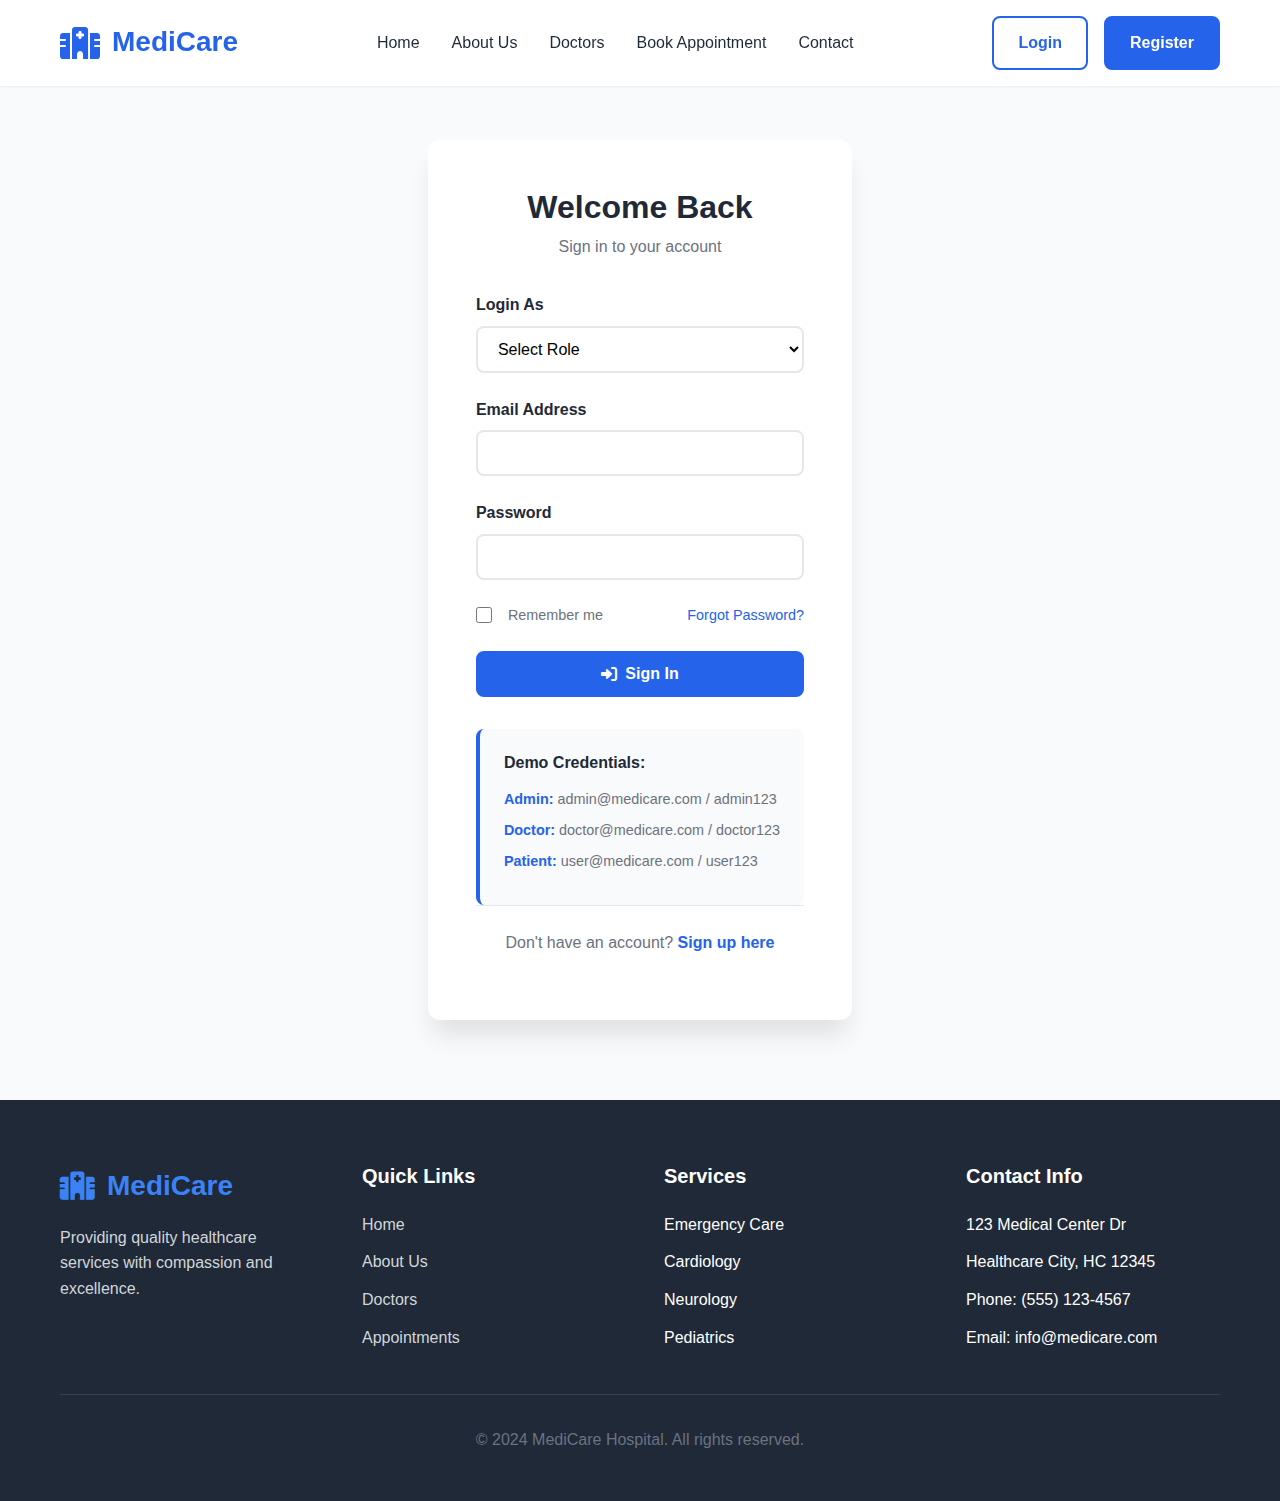
<file: login.html>
<!DOCTYPE html>
<html lang="en">
<head>
    <meta charset="UTF-8">
    <meta name="viewport" content="width=device-width, initial-scale=1.0">
    <title>Login - MediCare Hospital</title>
    <link rel="stylesheet" href="styles.css">
    <link href="https://cdnjs.cloudflare.com/ajax/libs/font-awesome/6.0.0/css/all.min.css" rel="stylesheet">
</head>
<body>
    <!-- Header -->
    <header class="header">
        <nav class="navbar">
            <div class="nav-container">
                <div class="nav-logo">
                    <i class="fas fa-hospital"></i>
                    <span>MediCare</span>
                </div>
                <ul class="nav-menu" id="nav-menu">
                    <li><a href="index.html" class="nav-link">Home</a></li>
                    <li><a href="about.html" class="nav-link">About Us</a></li>
                    <li><a href="doctors.html" class="nav-link">Doctors</a></li>
                    <li><a href="appointments.html" class="nav-link">Book Appointment</a></li>
                    <li><a href="contact.html" class="nav-link">Contact</a></li>
                </ul>
                <div class="nav-auth">
                    <a href="login.html" class="btn btn-outline active">Login</a>
                    <a href="register.html" class="btn btn-primary">Register</a>
                </div>
                <div class="hamburger" id="hamburger">
                    <span></span>
                    <span></span>
                    <span></span>
                </div>
            </div>
        </nav>
    </header>

    <!-- Login Section -->
    <section class="auth-section">
        <div class="container">
            <div class="auth-container">
                <div class="auth-card">
                    <div class="auth-header">
                        <h2>Welcome Back</h2>
                        <p>Sign in to your account</p>
                    </div>
                    <form id="loginForm" class="auth-form">
                        <div class="form-group">
                            <label for="userRole" class="form-label">Login As</label>
                            <select id="userRole" name="userRole" class="form-select" required>
                                <option value="">Select Role</option>
                                <option value="user">Patient</option>
                                <option value="doctor">Doctor</option>
                                <option value="admin">Admin</option>
                            </select>
                        </div>
                        <div class="form-group">
                            <label for="email" class="form-label">Email Address</label>
                            <input type="email" id="email" name="email" class="form-input" required>
                        </div>
                        <div class="form-group">
                            <label for="password" class="form-label">Password</label>
                            <input type="password" id="password" name="password" class="form-input" required>
                        </div>
                        <div class="form-options">
                            <label class="checkbox-label">
                                <input type="checkbox" name="remember">
                                <span class="checkmark"></span>
                                Remember me
                            </label>
                            <a href="#" class="forgot-password">Forgot Password?</a>
                        </div>
                        <button type="submit" class="btn btn-primary btn-full">
                            <i class="fas fa-sign-in-alt"></i> Sign In
                        </button>
                    </form>
                    <div class="demo-credentials">
                        <h4>Demo Credentials:</h4>
                        <div class="demo-item">
                            <strong>Admin:</strong> admin@medicare.com / admin123
                        </div>
                        <div class="demo-item">
                            <strong>Doctor:</strong> doctor@medicare.com / doctor123
                        </div>
                        <div class="demo-item">
                            <strong>Patient:</strong> user@medicare.com / user123
                        </div>
                    </div>
                    <div class="auth-footer">
                        <p>Don't have an account? <a href="register.html">Sign up here</a></p>
                    </div>
                </div>
            </div>
        </div>
    </section>

    <!-- Footer -->
    <footer class="footer">
        <div class="container">
            <div class="footer-content">
                <div class="footer-section">
                    <div class="footer-logo">
                        <i class="fas fa-hospital"></i>
                        <span>MediCare</span>
                    </div>
                    <p>Providing quality healthcare services with compassion and excellence.</p>
                </div>
                <div class="footer-section">
                    <h3>Quick Links</h3>
                    <ul>
                        <li><a href="index.html">Home</a></li>
                        <li><a href="about.html">About Us</a></li>
                        <li><a href="doctors.html">Doctors</a></li>
                        <li><a href="appointments.html">Appointments</a></li>
                    </ul>
                </div>
                <div class="footer-section">
                    <h3>Services</h3>
                    <ul>
                        <li>Emergency Care</li>
                        <li>Cardiology</li>
                        <li>Neurology</li>
                        <li>Pediatrics</li>
                    </ul>
                </div>
                <div class="footer-section">
                    <h3>Contact Info</h3>
                    <ul>
                        <li>123 Medical Center Dr</li>
                        <li>Healthcare City, HC 12345</li>
                        <li>Phone: (555) 123-4567</li>
                        <li>Email: info@medicare.com</li>
                    </ul>
                </div>
            </div>
            <div class="footer-bottom">
                <p>&copy; 2024 MediCare Hospital. All rights reserved.</p>
            </div>
        </div>
    </footer>

    <script src="script.js"></script>
</body>
</html>
</file>
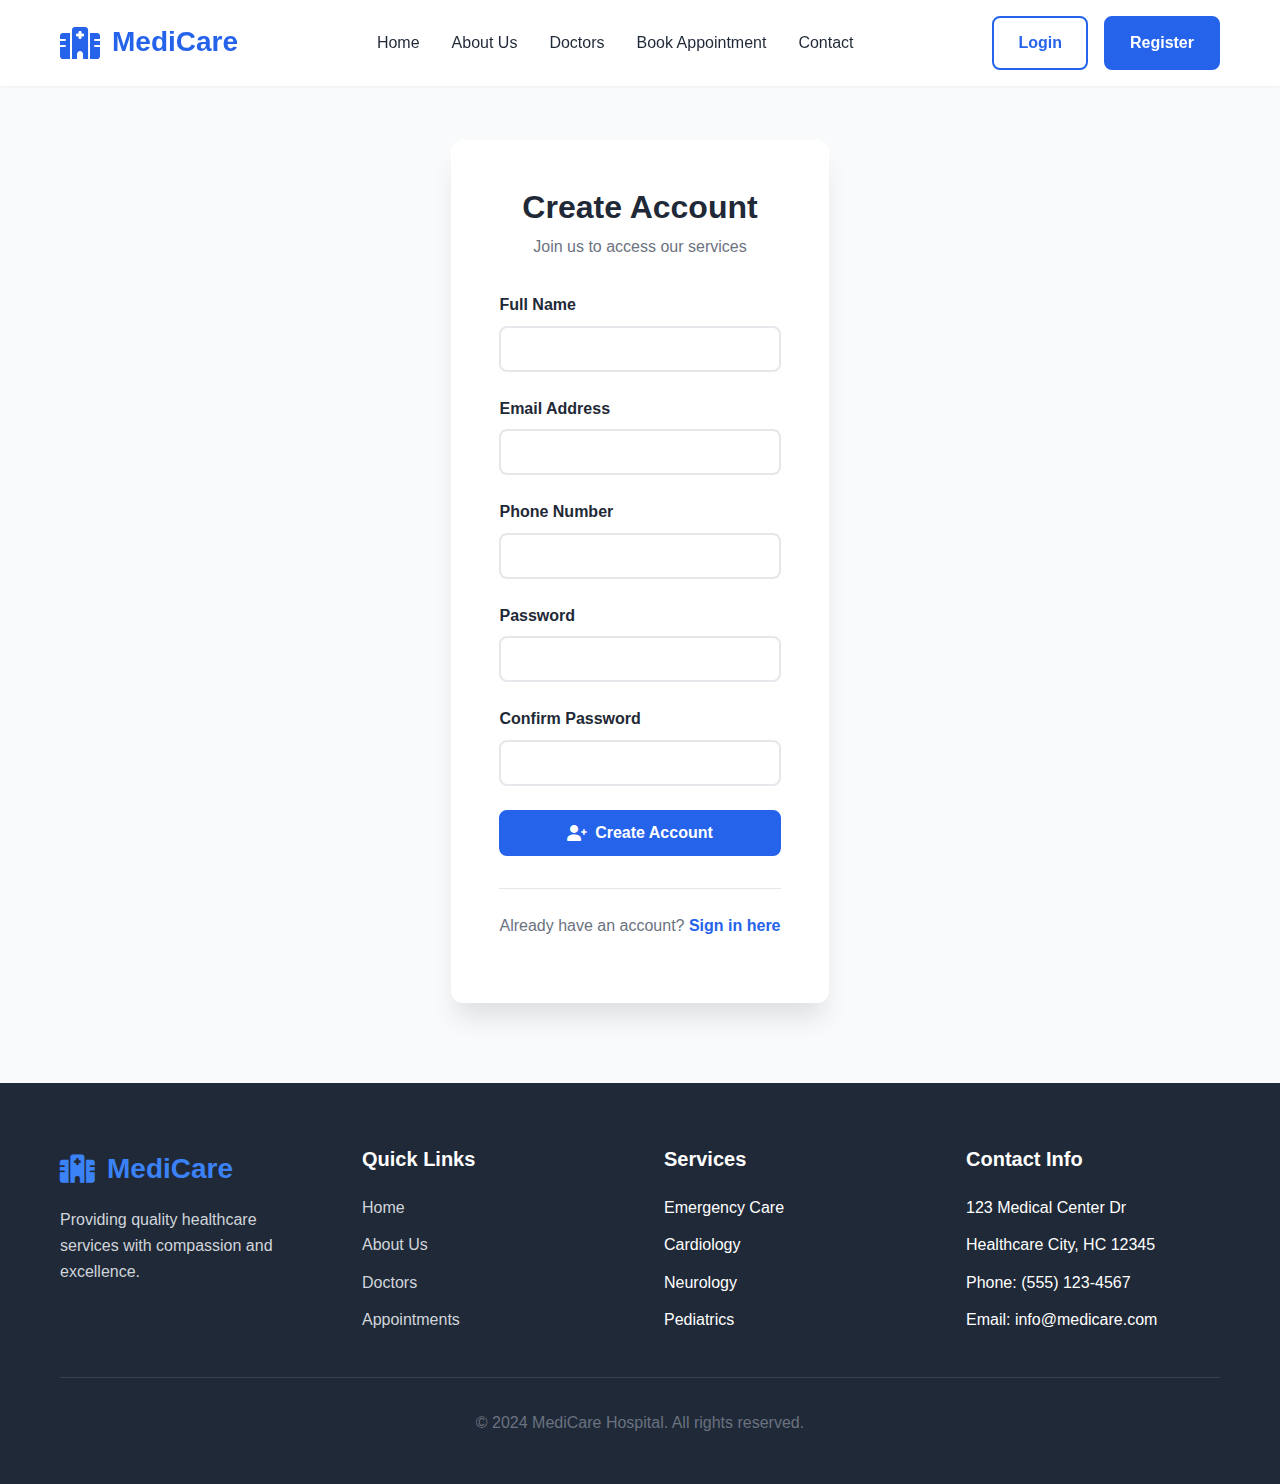
<file: register.html>
<!DOCTYPE html>
<html lang="en">
<head>
    <meta charset="UTF-8">
    <meta name="viewport" content="width=device-width, initial-scale=1.0">
    <title>Register - MediCare Hospital</title>
    <link rel="stylesheet" href="styles.css">
    <link href="https://cdnjs.cloudflare.com/ajax/libs/font-awesome/6.0.0/css/all.min.css" rel="stylesheet">
</head>
<body>
    <!-- Header -->
    <header class="header">
        <nav class="navbar">
            <div class="nav-container">
                <div class="nav-logo">
                    <i class="fas fa-hospital"></i>
                    <span>MediCare</span>
                </div>
                <ul class="nav-menu" id="nav-menu">
                    <li><a href="index.html" class="nav-link">Home</a></li>
                    <li><a href="about.html" class="nav-link">About Us</a></li>
                    <li><a href="doctors.html" class="nav-link">Doctors</a></li>
                    <li><a href="appointments.html" class="nav-link">Book Appointment</a></li>
                    <li><a href="contact.html" class="nav-link">Contact</a></li>
                </ul>
                <div class="nav-auth">
                    <a href="login.html" class="btn btn-outline">Login</a>
                    <a href="register.html" class="btn btn-primary active">Register</a>
                </div>
                <div class="hamburger" id="hamburger">
                    <span></span>
                    <span></span>
                    <span></span>
                </div>
            </div>
        </nav>
    </header>

    <!-- Register Section -->
    <section class="auth-section">
        <div class="container">
            <div class="auth-container">
                <div class="auth-card">
                    <div class="auth-header">
                        <h2>Create Account</h2>
                        <p>Join us to access our services</p>
                    </div>
                    <form id="registerForm" class="auth-form">
                        <div class="form-group">
                            <label for="name" class="form-label">Full Name</label>
                            <input type="text" id="name" name="name" class="form-input" required>
                        </div>
                        <div class="form-group">
                            <label for="email" class="form-label">Email Address</label>
                            <input type="email" id="email" name="email" class="form-input" required>
                        </div>
                        <div class="form-group">
                            <label for="phone" class="form-label">Phone Number</label>
                            <input type="tel" id="phone" name="phone" class="form-input" required>
                        </div>
                        <div class="form-group">
                            <label for="password" class="form-label">Password</label>
                            <input type="password" id="password" name="password" class="form-input" required>
                        </div>
                        <div class="form-group">
                            <label for="confirmPassword" class="form-label">Confirm Password</label>
                            <input type="password" id="confirmPassword" name="confirmPassword" class="form-input" required>
                        </div>
                        <button type="submit" class="btn btn-primary btn-full">
                            <i class="fas fa-user-plus"></i> Create Account
                        </button>
                    </form>
                    <div class="auth-footer">
                        <p>Already have an account? <a href="login.html">Sign in here</a></p>
                    </div>
                </div>
            </div>
        </div>
    </section>

    <!-- Footer -->
    <footer class="footer">
        <div class="container">
            <div class="footer-content">
                <div class="footer-section">
                    <div class="footer-logo">
                        <i class="fas fa-hospital"></i>
                        <span>MediCare</span>
                    </div>
                    <p>Providing quality healthcare services with compassion and excellence.</p>
                </div>
                <div class="footer-section">
                    <h3>Quick Links</h3>
                    <ul>
                        <li><a href="index.html">Home</a></li>
                        <li><a href="about.html">About Us</a></li>
                        <li><a href="doctors.html">Doctors</a></li>
                        <li><a href="appointments.html">Appointments</a></li>
                    </ul>
                </div>
                <div class="footer-section">
                    <h3>Services</h3>
                    <ul>
                        <li>Emergency Care</li>
                        <li>Cardiology</li>
                        <li>Neurology</li>
                        <li>Pediatrics</li>
                    </ul>
                </div>
                <div class="footer-section">
                    <h3>Contact Info</h3>
                    <ul>
                        <li>123 Medical Center Dr</li>
                        <li>Healthcare City, HC 12345</li>
                        <li>Phone: (555) 123-4567</li>
                        <li>Email: info@medicare.com</li>
                    </ul>
                </div>
            </div>
            <div class="footer-bottom">
                <p>&copy; 2024 MediCare Hospital. All rights reserved.</p>
            </div>
        </div>
    </footer>

    <script src="script.js"></script>
</body>
</html>
</file>
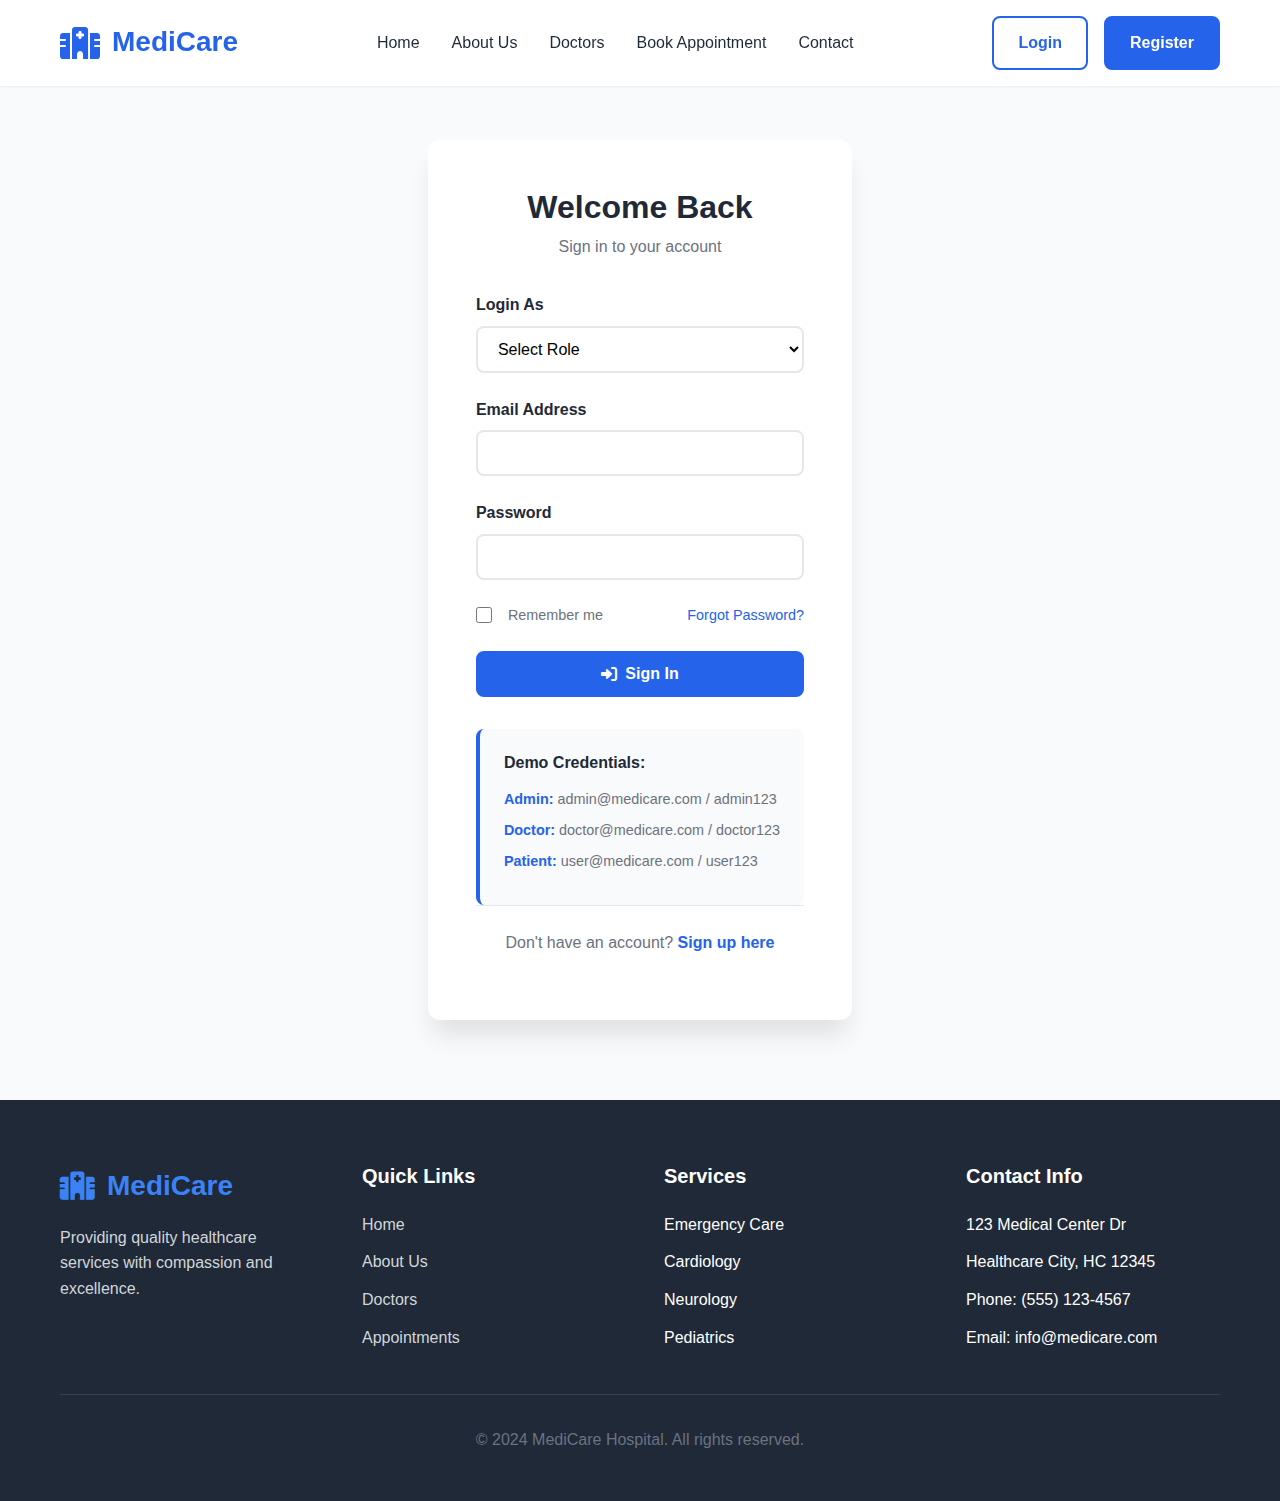
<file: user-dashboard.html>
<!DOCTYPE html>
<html lang="en">
<head>
    <meta charset="UTF-8">
    <meta name="viewport" content="width=device-width, initial-scale=1.0">
    <title>Patient Dashboard - MediCare Hospital</title>
    <link rel="stylesheet" href="styles.css">
    <link href="https://cdnjs.cloudflare.com/ajax/libs/font-awesome/6.0.0/css/all.min.css" rel="stylesheet">
</head>
<body>
    <div class="dashboard">
        <!-- Dashboard Header -->
        <div class="dashboard-header">
            <div class="container">
                <div class="dashboard-title">
                    <h1><i class="fas fa-user"></i> Patient Dashboard</h1>
                    <div class="dashboard-user">
                        <div class="user-avatar">P</div>
                        <div class="user-info">
                            <h3>John Smith</h3>
                            <p>Patient ID: #P001234</p>
                        </div>
                        <button class="logout-btn" onclick="logout()">
                            <i class="fas fa-sign-out-alt"></i> Logout
                        </button>
                    </div>
                </div>
            </div>
        </div>

        <!-- Dashboard Navigation -->
        <div class="dashboard-nav">
            <div class="container">
                <ul class="dashboard-nav-list">
                    <li class="dashboard-nav-item">
                        <a href="#overview" class="dashboard-nav-link active" onclick="showSection('overview')">
                            <i class="fas fa-chart-line"></i> Overview
                        </a>
                    </li>
                    <li class="dashboard-nav-item">
                        <a href="#appointments" class="dashboard-nav-link" onclick="showSection('appointments')">
                            <i class="fas fa-calendar-alt"></i> My Appointments
                        </a>
                    </li>
                    <li class="dashboard-nav-item">
                        <a href="#book-appointment" class="dashboard-nav-link" onclick="showSection('book-appointment')">
                            <i class="fas fa-plus"></i> Book Appointment
                        </a>
                    </li>
                    <li class="dashboard-nav-item">
                        <a href="#medical-records" class="dashboard-nav-link" onclick="showSection('medical-records')">
                            <i class="fas fa-file-medical"></i> Medical Records
                        </a>
                    </li>
                    <li class="dashboard-nav-item">
                        <a href="#prescriptions" class="dashboard-nav-link" onclick="showSection('prescriptions')">
                            <i class="fas fa-pills"></i> Prescriptions
                        </a>
                    </li>
                    <li class="dashboard-nav-item">
                        <a href="#profile" class="dashboard-nav-link" onclick="showSection('profile')">
                            <i class="fas fa-user-edit"></i> Profile
                        </a>
                    </li>
                </ul>
            </div>
        </div>

        <!-- Dashboard Content -->
        <div class="container">
            <!-- Overview Section -->
            <div id="overview" class="dashboard-content">
                <div class="dashboard-grid">
                    <div class="dashboard-card stat-card">
                        <h3><i class="fas fa-calendar-check card-icon"></i> Upcoming Appointments</h3>
                        <span class="stat-number">2</span>
                        <span class="stat-label">This Week</span>
                    </div>
                    <div class="dashboard-card stat-card">
                        <h3><i class="fas fa-file-medical card-icon"></i> Medical Records</h3>
                        <span class="stat-number">15</span>
                        <span class="stat-label">Total Records</span>
                    </div>
                    <div class="dashboard-card stat-card">
                        <h3><i class="fas fa-pills card-icon"></i> Active Prescriptions</h3>
                        <span class="stat-number">3</span>
                        <span class="stat-label">Current</span>
                    </div>
                    <div class="dashboard-card stat-card">
                        <h3><i class="fas fa-user-md card-icon"></i> Primary Doctor</h3>
                        <span class="stat-number">Dr. Johnson</span>
                        <span class="stat-label">Cardiologist</span>
                    </div>
                </div>

                <div class="dashboard-grid" style="margin-top: 2rem;">
                    <div class="dashboard-card">
                        <h3><i class="fas fa-calendar-day"></i> Upcoming Appointments</h3>
                        <div class="appointment-list">
                            <div class="appointment-item">
                                <div class="appointment-date">
                                    <span class="date">25</span>
                                    <span class="month">Dec</span>
                                </div>
                                <div class="appointment-details">
                                    <strong>Dr. Robert Johnson</strong>
                                    <span>Cardiology - Regular Checkup</span>
                                    <small>10:00 AM - 10:30 AM</small>
                                </div>
                                <div class="appointment-status">
                                    <span class="status-badge status-confirmed">Confirmed</span>
                                </div>
                            </div>
                            <div class="appointment-item">
                                <div class="appointment-date">
                                    <span class="date">28</span>
                                    <span class="month">Dec</span>
                                </div>
                                <div class="appointment-details">
                                    <strong>Dr. Emily Brown</strong>
                                    <span>Neurology - Follow-up</span>
                                    <small>02:00 PM - 02:30 PM</small>
                                </div>
                                <div class="appointment-status">
                                    <span class="status-badge status-pending">Pending</span>
                                </div>
                            </div>
                        </div>
                        <div class="quick-actions">
                            <button class="action-btn action-btn-primary" onclick="showSection('book-appointment')">
                                <i class="fas fa-plus"></i> Book New Appointment
                            </button>
                        </div>
                    </div>
                    <div class="dashboard-card">
                        <h3><i class="fas fa-pills"></i> Current Medications</h3>
                        <div class="medication-list">
                            <div class="medication-item">
                                <div class="medication-info">
                                    <strong>Lisinopril 10mg</strong>
                                    <span>Once daily - Morning</span>
                                    <small>Prescribed by Dr. Johnson</small>
                                </div>
                                <div class="medication-status">
                                    <span class="status-badge status-confirmed">Active</span>
                                </div>
                            </div>
                            <div class="medication-item">
                                <div class="medication-info">
                                    <strong>Metformin 500mg</strong>
                                    <span>Twice daily - With meals</span>
                                    <small>Prescribed by Dr. Johnson</small>
                                </div>
                                <div class="medication-status">
                                    <span class="status-badge status-confirmed">Active</span>
                                </div>
                            </div>
                            <div class="medication-item">
                                <div class="medication-info">
                                    <strong>Aspirin 81mg</strong>
                                    <span>Once daily - Morning</span>
                                    <small>Prescribed by Dr. Johnson</small>
                                </div>
                                <div class="medication-status">
                                    <span class="status-badge status-confirmed">Active</span>
                                </div>
                            </div>
                        </div>
                    </div>
                </div>
            </div>

            <!-- Appointments Section -->
            <div id="appointments" class="dashboard-content" style="display: none;">
                <div class="dashboard-card">
                    <h3><i class="fas fa-calendar-alt"></i> My Appointments</h3>
                    <div class="quick-actions">
                        <button class="action-btn action-btn-primary" onclick="showSection('book-appointment')">
                            <i class="fas fa-plus"></i> Book New Appointment
                        </button>
                        <button class="action-btn action-btn-success">
                            <i class="fas fa-download"></i> Download History
                        </button>
                    </div>
                    <table class="data-table">
                        <thead>
                            <tr>
                                <th>Doctor</th>
                                <th>Department</th>
                                <th>Date & Time</th>
                                <th>Type</th>
                                <th>Status</th>
                                <th>Actions</th>
                            </tr>
                        </thead>
                        <tbody>
                            <tr>
                                <td>Dr. Robert Johnson</td>
                                <td>Cardiology</td>
                                <td>Dec 25, 2024 - 10:00 AM</td>
                                <td>Regular Checkup</td>
                                <td><span class="status-badge status-confirmed">Confirmed</span></td>
                                <td>
                                    <button class="action-btn action-btn-primary">View Details</button>
                                    <button class="action-btn action-btn-danger">Cancel</button>
                                </td>
                            </tr>
                            <tr>
                                <td>Dr. Emily Brown</td>
                                <td>Neurology</td>
                                <td>Dec 28, 2024 - 02:00 PM</td>
                                <td>Follow-up</td>
                                <td><span class="status-badge status-pending">Pending</span></td>
                                <td>
                                    <button class="action-btn action-btn-primary">View Details</button>
                                    <button class="action-btn action-btn-danger">Cancel</button>
                                </td>
                            </tr>
                            <tr>
                                <td>Dr. Robert Johnson</td>
                                <td>Cardiology</td>
                                <td>Dec 20, 2024 - 09:00 AM</td>
                                <td>Consultation</td>
                                <td><span class="status-badge status-completed">Completed</span></td>
                                <td>
                                    <button class="action-btn action-btn-primary">View Report</button>
                                    <button class="action-btn action-btn-success">Download</button>
                                </td>
                            </tr>
                        </tbody>
                    </table>
                </div>
            </div>

            <!-- Book Appointment Section -->
            <div id="book-appointment" class="dashboard-content" style="display: none;">
                <div class="dashboard-card">
                    <h3><i class="fas fa-plus"></i> Book New Appointment</h3>
                    <form id="newAppointmentForm" class="appointment-form">
                        <div class="form-grid">
                            <div class="form-group">
                                <label for="department" class="form-label">Department *</label>
                                <select id="department" name="department" class="form-select" required>
                                    <option value="">Select Department</option>
                                    <option value="cardiology">Cardiology</option>
                                    <option value="neurology">Neurology</option>
                                    <option value="pediatrics">Pediatrics</option>
                                    <option value="general">General Medicine</option>
                                    <option value="orthopedics">Orthopedics</option>
                                    <option value="dermatology">Dermatology</option>
                                </select>
                            </div>
                            <div class="form-group">
                                <label for="doctor" class="form-label">Preferred Doctor</label>
                                <select id="doctor" name="doctor" class="form-select">
                                    <option value="">Any Available Doctor</option>
                                    <option value="dr-johnson">Dr. Robert Johnson - Cardiology</option>
                                    <option value="dr-brown">Dr. Emily Brown - Neurology</option>
                                    <option value="dr-taylor">Dr. Michael Taylor - Pediatrics</option>
                                </select>
                            </div>
                            <div class="form-group">
                                <label for="appointmentDate" class="form-label">Preferred Date *</label>
                                <input type="date" id="appointmentDate" name="appointmentDate" class="form-input" required>
                            </div>
                            <div class="form-group">
                                <label for="appointmentTime" class="form-label">Preferred Time *</label>
                                <select id="appointmentTime" name="appointmentTime" class="form-select" required>
                                    <option value="">Select Time</option>
                                    <option value="09:00">09:00 AM</option>
                                    <option value="10:00">10:00 AM</option>
                                    <option value="11:00">11:00 AM</option>
                                    <option value="14:00">02:00 PM</option>
                                    <option value="15:00">03:00 PM</option>
                                    <option value="16:00">04:00 PM</option>
                                </select>
                            </div>
                        </div>
                        <div class="form-group">
                            <label for="appointmentType" class="form-label">Appointment Type *</label>
                            <select id="appointmentType" name="appointmentType" class="form-select" required>
                                <option value="">Select Type</option>
                                <option value="consultation">Consultation</option>
                                <option value="checkup">Regular Checkup</option>
                                <option value="followup">Follow-up</option>
                                <option value="emergency">Emergency</option>
                            </select>
                        </div>
                        <div class="form-group">
                            <label for="symptoms" class="form-label">Symptoms/Reason for Visit</label>
                            <textarea id="symptoms" name="symptoms" class="form-textarea" placeholder="Please describe your symptoms or reason for the appointment"></textarea>
                        </div>
                        <div class="form-actions">
                            <button type="submit" class="btn btn-primary btn-lg">
                                <i class="fas fa-calendar-check"></i> Book Appointment
                            </button>
                        </div>
                    </form>
                </div>
            </div>

            <!-- Medical Records Section -->
            <div id="medical-records" class="dashboard-content" style="display: none;">
                <div class="dashboard-card">
                    <h3><i class="fas fa-file-medical"></i> Medical Records</h3>
                    <div class="quick-actions">
                        <button class="action-btn action-btn-success">
                            <i class="fas fa-download"></i> Download All Records
                        </button>
                        <button class="action-btn action-btn-primary">
                            <i class="fas fa-share"></i> Share with Doctor
                        </button>
                    </div>
                    <table class="data-table">
                        <thead>
                            <tr>
                                <th>Date</th>
                                <th>Doctor</th>
                                <th>Department</th>
                                <th>Diagnosis</th>
                                <th>Treatment</th>
                                <th>Actions</th>
                            </tr>
                        </thead>
                        <tbody>
                            <tr>
                                <td>Dec 20, 2024</td>
                                <td>Dr. Robert Johnson</td>
                                <td>Cardiology</td>
                                <td>Hypertension</td>
                                <td>Medication prescribed</td>
                                <td>
                                    <button class="action-btn action-btn-primary">View</button>
                                    <button class="action-btn action-btn-success">Download</button>
                                </td>
                            </tr>
                            <tr>
                                <td>Dec 15, 2024</td>
                                <td>Dr. Emily Brown</td>
                                <td>Neurology</td>
                                <td>Migraine</td>
                                <td>Pain management</td>
                                <td>
                                    <button class="action-btn action-btn-primary">View</button>
                                    <button class="action-btn action-btn-success">Download</button>
                                </td>
                            </tr>
                            <tr>
                                <td>Dec 10, 2024</td>
                                <td>Dr. Robert Johnson</td>
                                <td>Cardiology</td>
                                <td>Regular Checkup</td>
                                <td>All normal</td>
                                <td>
                                    <button class="action-btn action-btn-primary">View</button>
                                    <button class="action-btn action-btn-success">Download</button>
                                </td>
                            </tr>
                        </tbody>
                    </table>
                </div>
            </div>

            <!-- Prescriptions Section -->
            <div id="prescriptions" class="dashboard-content" style="display: none;">
                <div class="dashboard-card">
                    <h3><i class="fas fa-pills"></i> My Prescriptions</h3>
                    <div class="quick-actions">
                        <button class="action-btn action-btn-primary">
                            <i class="fas fa-pharmacy"></i> Find Pharmacy
                        </button>
                        <button class="action-btn action-btn-success">
                            <i class="fas fa-download"></i> Download All
                        </button>
                    </div>
                    <div class="prescription-grid">
                        <div class="prescription-card">
                            <div class="prescription-header">
                                <h4>Lisinopril 10mg</h4>
                                <span class="status-badge status-confirmed">Active</span>
                            </div>
                            <div class="prescription-details">
                                <p><strong>Prescribed by:</strong> Dr. Robert Johnson</p>
                                <p><strong>Date:</strong> Dec 20, 2024</p>
                                <p><strong>Dosage:</strong> Once daily, morning</p>
                                <p><strong>Duration:</strong> 30 days</p>
                                <p><strong>Refills:</strong> 2 remaining</p>
                            </div>
                            <div class="prescription-actions">
                                <button class="action-btn action-btn-primary">Request Refill</button>
                                <button class="action-btn action-btn-success">Download</button>
                            </div>
                        </div>
                        <div class="prescription-card">
                            <div class="prescription-header">
                                <h4>Metformin 500mg</h4>
                                <span class="status-badge status-confirmed">Active</span>
                            </div>
                            <div class="prescription-details">
                                <p><strong>Prescribed by:</strong> Dr. Robert Johnson</p>
                                <p><strong>Date:</strong> Dec 20, 2024</p>
                                <p><strong>Dosage:</strong> Twice daily, with meals</p>
                                <p><strong>Duration:</strong> 30 days</p>
                                <p><strong>Refills:</strong> 1 remaining</p>
                            </div>
                            <div class="prescription-actions">
                                <button class="action-btn action-btn-primary">Request Refill</button>
                                <button class="action-btn action-btn-success">Download</button>
                            </div>
                        </div>
                        <div class="prescription-card">
                            <div class="prescription-header">
                                <h4>Aspirin 81mg</h4>
                                <span class="status-badge status-confirmed">Active</span>
                            </div>
                            <div class="prescription-details">
                                <p><strong>Prescribed by:</strong> Dr. Robert Johnson</p>
                                <p><strong>Date:</strong> Dec 20, 2024</p>
                                <p><strong>Dosage:</strong> Once daily, morning</p>
                                <p><strong>Duration:</strong> Ongoing</p>
                                <p><strong>Refills:</strong> Unlimited</p>
                            </div>
                            <div class="prescription-actions">
                                <button class="action-btn action-btn-primary">Request Refill</button>
                                <button class="action-btn action-btn-success">Download</button>
                            </div>
                        </div>
                    </div>
                </div>
            </div>

            <!-- Profile Section -->
            <div id="profile" class="dashboard-content" style="display: none;">
                <div class="dashboard-grid">
                    <div class="dashboard-card">
                        <h3><i class="fas fa-user-edit"></i> Personal Information</h3>
                        <div class="profile-form">
                            <div class="form-group">
                                <label class="form-label">Full Name</label>
                                <input type="text" class="form-input" value="John Smith">
                            </div>
                            <div class="form-group">
                                <label class="form-label">Date of Birth</label>
                                <input type="date" class="form-input" value="1979-05-15">
                            </div>
                            <div class="form-group">
                                <label class="form-label">Gender</label>
                                <select class="form-select">
                                    <option value="male" selected>Male</option>
                                    <option value="female">Female</option>
                                    <option value="other">Other</option>
                                </select>
                            </div>
                            <div class="form-group">
                                <label class="form-label">Email</label>
                                <input type="email" class="form-input" value="john.smith@email.com">
                            </div>
                            <div class="form-group">
                                <label class="form-label">Phone</label>
                                <input type="tel" class="form-input" value="(555) 123-4567">
                            </div>
                            <div class="form-group">
                                <label class="form-label">Address</label>
                                <textarea class="form-textarea">123 Main Street, Anytown, ST 12345</textarea>
                            </div>
                            <button class="action-btn action-btn-primary">
                                <i class="fas fa-save"></i> Update Profile
                            </button>
                        </div>
                    </div>
                    <div class="dashboard-card">
                        <h3><i class="fas fa-heart"></i> Health Information</h3>
                        <div class="health-form">
                            <div class="form-group">
                                <label class="form-label">Blood Type</label>
                                <select class="form-select">
                                    <option value="A+" selected>A+</option>
                                    <option value="A-">A-</option>
                                    <option value="B+">B+</option>
                                    <option value="B-">B-</option>
                                    <option value="AB+">AB+</option>
                                    <option value="AB-">AB-</option>
                                    <option value="O+">O+</option>
                                    <option value="O-">O-</option>
                                </select>
                            </div>
                            <div class="form-group">
                                <label class="form-label">Height (cm)</label>
                                <input type="number" class="form-input" value="175">
                            </div>
                            <div class="form-group">
                                <label class="form-label">Weight (kg)</label>
                                <input type="number" class="form-input" value="75">
                            </div>
                            <div class="form-group">
                                <label class="form-label">Allergies</label>
                                <textarea class="form-textarea">Penicillin, Shellfish</textarea>
                            </div>
                            <div class="form-group">
                                <label class="form-label">Medical Conditions</label>
                                <textarea class="form-textarea">Hypertension, Type 2 Diabetes</textarea>
                            </div>
                            <div class="form-group">
                                <label class="form-label">Emergency Contact</label>
                                <input type="text" class="form-input" value="Jane Smith - (555) 987-6543">
                            </div>
                            <button class="action-btn action-btn-primary">
                                <i class="fas fa-save"></i> Update Health Info
                            </button>
                        </div>
                    </div>
                </div>
            </div>
        </div>
    </div>

    <script src="script.js"></script>
    <script>
        // Dashboard navigation
        function showSection(sectionId) {
            // Hide all sections
            const sections = document.querySelectorAll('.dashboard-content');
            sections.forEach(section => {
                section.style.display = 'none';
            });
            
            // Remove active class from all nav links
            const navLinks = document.querySelectorAll('.dashboard-nav-link');
            navLinks.forEach(link => {
                link.classList.remove('active');
            });
            
            // Show selected section
            document.getElementById(sectionId).style.display = 'block';
            
            // Add active class to clicked nav link
            event.target.classList.add('active');
        }

        // Logout function
        function logout() {
            if (confirm('Are you sure you want to logout?')) {
                localStorage.removeItem('userRole');
                localStorage.removeItem('userEmail');
                window.location.href = 'login.html';
            }
        }

        // Check authentication
        document.addEventListener('DOMContentLoaded', function() {
            const userRole = localStorage.getItem('userRole');
            if (userRole !== 'user') {
                alert('Access denied. Patient privileges required.');
                window.location.href = 'login.html';
            }

            // Set minimum date for appointment booking
            const appointmentDate = document.getElementById('appointmentDate');
            if (appointmentDate) {
                const today = new Date().toISOString().split('T')[0];
                appointmentDate.min = today;
            }
        });

        // Handle new appointment form
        document.getElementById('newAppointmentForm').addEventListener('submit', function(e) {
            e.preventDefault();
            showAlert('Appointment request submitted successfully! We will contact you soon.', 'success');
            this.reset();
        });
    </script>
</body>
</html>
</file>
<file: styles.css>
/* Reset and Base Styles */
* {
  margin: 0;
  padding: 0;
  box-sizing: border-box;
}

:root {
  --primary-color: #2563eb;
  --primary-dark: #1d4ed8;
  --primary-light: #3b82f6;
  --secondary-color: #10b981;
  --accent-color: #f59e0b;
  --danger-color: #ef4444;
  --warning-color: #f59e0b;
  --success-color: #10b981;
  --text-primary: #1f2937;
  --text-secondary: #6b7280;
  --text-light: #9ca3af;
  --bg-primary: #ffffff;
  --bg-secondary: #f9fafb;
  --bg-tertiary: #f3f4f6;
  --border-color: #e5e7eb;
  --shadow-sm: 0 1px 2px 0 rgba(0, 0, 0, 0.05);
  --shadow-md: 0 4px 6px -1px rgba(0, 0, 0, 0.1);
  --shadow-lg: 0 10px 15px -3px rgba(0, 0, 0, 0.1);
  --shadow-xl: 0 20px 25px -5px rgba(0, 0, 0, 0.1);
  --border-radius: 8px;
  --border-radius-lg: 12px;
  --transition: all 0.3s ease;
}

body {
  font-family: "Inter", -apple-system, BlinkMacSystemFont, "Segoe UI", Roboto, sans-serif;
  line-height: 1.6;
  color: var(--text-primary);
  background-color: var(--bg-primary);
}

.container {
  max-width: 1200px;
  margin: 0 auto;
  padding: 0 20px;
}

/* Typography */
h1,
h2,
h3,
h4,
h5,
h6 {
  font-weight: 700;
  line-height: 1.2;
  margin-bottom: 1rem;
}

h1 {
  font-size: 3rem;
}
h2 {
  font-size: 2.5rem;
}
h3 {
  font-size: 2rem;
}
h4 {
  font-size: 1.5rem;
}
h5 {
  font-size: 1.25rem;
}
h6 {
  font-size: 1rem;
}

p {
  margin-bottom: 1rem;
  color: var(--text-secondary);
}

/* Buttons */
.btn {
  display: inline-flex;
  align-items: center;
  justify-content: center;
  gap: 8px;
  padding: 12px 24px;
  border: 2px solid transparent;
  border-radius: var(--border-radius);
  text-decoration: none;
  font-weight: 600;
  font-size: 16px;
  cursor: pointer;
  transition: var(--transition);
  text-align: center;
  white-space: nowrap;
}

.btn:disabled {
  opacity: 0.6;
  cursor: not-allowed;
}

.btn-primary {
  background: var(--primary-color);
  color: white;
  border-color: var(--primary-color);
}

.btn-primary:hover:not(:disabled) {
  background: var(--primary-dark);
  border-color: var(--primary-dark);
  transform: translateY(-2px);
  box-shadow: var(--shadow-lg);
}

.btn-outline {
  background: transparent;
  color: var(--primary-color);
  border-color: var(--primary-color);
}

.btn-outline:hover:not(:disabled) {
  background: var(--primary-color);
  color: white;
  transform: translateY(-2px);
  box-shadow: var(--shadow-lg);
}

.btn-danger {
  background: var(--danger-color);
  color: white;
  border-color: var(--danger-color);
}

.btn-danger:hover:not(:disabled) {
  background: #dc2626;
  border-color: #dc2626;
  transform: translateY(-2px);
  box-shadow: var(--shadow-lg);
}

.btn-lg {
  padding: 16px 32px;
  font-size: 18px;
}

.btn-sm {
  padding: 8px 16px;
  font-size: 14px;
}

.btn-full {
  width: 100%;
}

/* Header */
.header {
  background: rgba(255, 255, 255, 0.95);
  backdrop-filter: blur(10px);
  box-shadow: var(--shadow-sm);
  position: fixed;
  top: 0;
  left: 0;
  right: 0;
  z-index: 1000;
  transition: var(--transition);
}

.navbar {
  padding: 1rem 0;
}

.nav-container {
  max-width: 1200px;
  margin: 0 auto;
  padding: 0 20px;
  display: flex;
  justify-content: space-between;
  align-items: center;
}

.nav-logo {
  display: flex;
  align-items: center;
  gap: 12px;
  font-size: 28px;
  font-weight: 800;
  color: var(--primary-color);
  text-decoration: none;
}

.nav-logo i {
  font-size: 32px;
}

.nav-menu {
  display: flex;
  list-style: none;
  gap: 2rem;
  margin: 0;
}

.nav-link {
  text-decoration: none;
  color: var(--text-primary);
  font-weight: 500;
  font-size: 16px;
  transition: var(--transition);
  position: relative;
}

.nav-link:hover,
.nav-link.active {
  color: var(--primary-color);
}

.nav-link.active::after {
  content: "";
  position: absolute;
  bottom: -8px;
  left: 0;
  right: 0;
  height: 2px;
  background: var(--primary-color);
  border-radius: 1px;
}

.nav-auth {
  display: flex;
  gap: 1rem;
}

.hamburger {
  display: none;
  flex-direction: column;
  cursor: pointer;
  padding: 4px;
}

.hamburger span {
  width: 25px;
  height: 3px;
  background: var(--text-primary);
  margin: 3px 0;
  transition: var(--transition);
  border-radius: 2px;
}

/* Hero Section */
.hero {
  background: linear-gradient(135deg, var(--primary-color) 0%, var(--primary-dark) 100%);
  color: white;
  padding: 140px 0 100px;
  min-height: 100vh;
  display: flex;
  align-items: center;
  position: relative;
  overflow: hidden;
}

.hero-content {
  max-width: 1200px;
  margin: 0 auto;
  padding: 0 20px;
  display: grid;
  grid-template-columns: 1fr 1fr;
  gap: 4rem;
  align-items: center;
  position: relative;
  z-index: 1;
}

.hero-text h1 {
  font-size: 4rem;
  font-weight: 800;
  margin-bottom: 1.5rem;
  line-height: 1.1;
}

.highlight {
  color: #93c5fd;
  position: relative;
}

.hero-text p {
  font-size: 1.25rem;
  margin-bottom: 2rem;
  color: #bfdbfe;
  line-height: 1.6;
}

.hero-buttons {
  display: flex;
  gap: 1rem;
  flex-wrap: wrap;
  margin-bottom: 3rem;
}

.hero-stats {
  display: flex;
  gap: 2rem;
  flex-wrap: wrap;
}

.hero-stats .stat {
  text-align: center;
}

.hero-stats .stat-number {
  display: block;
  font-size: 2rem;
  font-weight: 800;
  color: white;
}

.hero-stats .stat-label {
  font-size: 0.9rem;
  color: #bfdbfe;
}

.hero-image {
  position: relative;
}

.hero-image img {
  width: 100%;
  height: auto;
  border-radius: var(--border-radius-lg);
  box-shadow: var(--shadow-xl);
}

.hero-badge {
  position: absolute;
  top: 20px;
  right: 20px;
  background: rgba(255, 255, 255, 0.9);
  backdrop-filter: blur(10px);
  padding: 12px 16px;
  border-radius: var(--border-radius);
  display: flex;
  align-items: center;
  gap: 8px;
  color: var(--primary-color);
  font-weight: 600;
  font-size: 14px;
}

/* Emergency Banner */
.emergency-banner {
  background: var(--danger-color);
  color: white;
  padding: 1rem 0;
}

.emergency-content {
  display: flex;
  align-items: center;
  justify-content: space-between;
  gap: 1rem;
}

.emergency-icon i {
  font-size: 2rem;
}

.emergency-text h3 {
  margin-bottom: 0.5rem;
}

.emergency-text p {
  margin: 0;
  color: rgba(255, 255, 255, 0.9);
}

/* Page Header */
.page-header {
  background: linear-gradient(135deg, var(--primary-color) 0%, var(--primary-dark) 100%);
  color: white;
  padding: 140px 0 80px;
  text-align: center;
}

.page-header h1 {
  font-size: 3rem;
  margin-bottom: 1rem;
}

.page-header p {
  font-size: 1.25rem;
  color: #bfdbfe;
}

/* Services Section */
.services {
  padding: 5rem 0;
  background: var(--bg-secondary);
}

.section-header {
  text-align: center;
  margin-bottom: 4rem;
}

.section-header h2 {
  font-size: 3rem;
  font-weight: 800;
  color: var(--text-primary);
  margin-bottom: 1rem;
}

.section-header p {
  font-size: 1.25rem;
  color: var(--text-secondary);
  max-width: 600px;
  margin: 0 auto;
}

.services-grid {
  display: grid;
  grid-template-columns: repeat(auto-fit, minmax(300px, 1fr));
  gap: 2rem;
}

.service-card {
  background: white;
  padding: 2.5rem;
  border-radius: var(--border-radius-lg);
  box-shadow: var(--shadow-md);
  text-align: center;
  transition: var(--transition);
  cursor: pointer;
  border: 2px solid transparent;
  position: relative;
  overflow: hidden;
}

.service-card:hover {
  transform: translateY(-8px);
  box-shadow: var(--shadow-xl);
  border-color: var(--primary-color);
}

.service-icon {
  width: 80px;
  height: 80px;
  background: linear-gradient(135deg, var(--primary-color), var(--primary-light));
  border-radius: 50%;
  display: flex;
  align-items: center;
  justify-content: center;
  margin: 0 auto 1.5rem;
  transition: var(--transition);
}

.service-card:hover .service-icon {
  transform: scale(1.1);
}

.service-icon i {
  font-size: 2rem;
  color: white;
}

.service-card h3 {
  font-size: 1.5rem;
  font-weight: 700;
  color: var(--text-primary);
  margin-bottom: 1rem;
}

.service-card p {
  color: var(--text-secondary);
  margin-bottom: 1.5rem;
  line-height: 1.6;
}

.service-features {
  list-style: none;
  margin-bottom: 2rem;
  text-align: left;
}

.service-features li {
  padding: 0.5rem 0;
  color: var(--text-secondary);
  position: relative;
  padding-left: 1.5rem;
}

.service-features li::before {
  content: "✓";
  position: absolute;
  left: 0;
  color: var(--success-color);
  font-weight: bold;
}

/* Doctors Section */
.doctors-section {
  padding: 5rem 0;
  background: var(--bg-secondary);
}

.doctors-grid {
  display: grid;
  grid-template-columns: repeat(auto-fit, minmax(300px, 1fr));
  gap: 2rem;
}

.doctor-card {
  background: white;
  border-radius: var(--border-radius-lg);
  overflow: hidden;
  box-shadow: var(--shadow-md);
  transition: var(--transition);
  cursor: pointer;
}

.doctor-card:hover {
  transform: translateY(-8px);
  box-shadow: var(--shadow-xl);
}

.doctor-image {
  width: 100%;
  height: 250px;
  object-fit: cover;
}

.doctor-info {
  padding: 1.5rem;
}

.doctor-info h3 {
  font-size: 1.25rem;
  font-weight: 700;
  color: var(--text-primary);
  margin-bottom: 0.5rem;
}

.doctor-specialty {
  color: var(--primary-color);
  font-weight: 600;
  margin-bottom: 0.5rem;
}

.doctor-experience {
  color: var(--text-secondary);
  font-size: 0.9rem;
  margin-bottom: 1rem;
}

.doctor-rating {
  display: flex;
  align-items: center;
  gap: 0.5rem;
  margin-bottom: 1rem;
}

.stars {
  color: var(--warning-color);
}

.doctor-fee {
  color: var(--success-color);
  font-weight: 600;
  margin-bottom: 1rem;
}

.doctor-actions {
  display: flex;
  gap: 0.5rem;
}

/* About Page Styles */
.about-story {
  padding: 5rem 0;
  background: white;
}

.about-content {
  display: grid;
  grid-template-columns: 1fr 1fr;
  gap: 4rem;
  align-items: center;
}

.about-text h2 {
  font-size: 2.5rem;
  font-weight: 800;
  color: var(--text-primary);
  margin-bottom: 1.5rem;
}

.about-text p {
  color: var(--text-secondary);
  line-height: 1.8;
  margin-bottom: 1.5rem;
  font-size: 1.1rem;
}

.about-image img {
  width: 100%;
  height: auto;
  border-radius: var(--border-radius-lg);
  box-shadow: var(--shadow-xl);
}

/* Stats Section */
.stats {
  padding: 5rem 0;
  background: var(--bg-secondary);
}

.stats-grid {
  display: grid;
  grid-template-columns: repeat(auto-fit, minmax(250px, 1fr));
  gap: 2rem;
}

.stat-item {
  background: white;
  padding: 2.5rem 2rem;
  border-radius: var(--border-radius-lg);
  text-align: center;
  box-shadow: var(--shadow-md);
  transition: var(--transition);
}

.stat-item:hover {
  transform: translateY(-8px);
  box-shadow: var(--shadow-xl);
}

.stat-icon {
  width: 80px;
  height: 80px;
  background: linear-gradient(135deg, var(--primary-color), var(--primary-light));
  border-radius: 50%;
  display: flex;
  align-items: center;
  justify-content: center;
  margin: 0 auto 1.5rem;
}

.stat-icon i {
  font-size: 2rem;
  color: white;
}

.stat-number {
  font-size: 3rem;
  font-weight: 800;
  color: var(--primary-color);
  margin-bottom: 0.5rem;
}

.stat-label {
  font-size: 1.1rem;
  color: var(--text-secondary);
  font-weight: 600;
}

/* Mission & Vision */
.mission-vision {
  padding: 5rem 0;
  background: white;
}

.mission-vision-grid {
  display: grid;
  grid-template-columns: repeat(auto-fit, minmax(400px, 1fr));
  gap: 2rem;
}

.card {
  background: white;
  border-radius: var(--border-radius-lg);
  box-shadow: var(--shadow-md);
  overflow: hidden;
  transition: var(--transition);
}

.card:hover {
  box-shadow: var(--shadow-lg);
}

.card-header {
  padding: 1.5rem;
  border-bottom: 1px solid var(--border-color);
  background: var(--bg-secondary);
}

.card-body {
  padding: 1.5rem;
}

/* Contact Section */
.contact-section {
  padding: 5rem 0;
  background: var(--bg-secondary);
}

.contact-content {
  display: grid;
  grid-template-columns: 1fr 1fr;
  gap: 4rem;
}

.contact-info h2 {
  font-size: 2.5rem;
  font-weight: 800;
  color: var(--text-primary);
  margin-bottom: 1rem;
}

.contact-item {
  display: flex;
  align-items: flex-start;
  gap: 1rem;
  margin-bottom: 2rem;
}

.contact-icon {
  width: 50px;
  height: 50px;
  background: var(--primary-color);
  border-radius: 50%;
  display: flex;
  align-items: center;
  justify-content: center;
  flex-shrink: 0;
}

.contact-icon i {
  color: white;
  font-size: 1.2rem;
}

.contact-details h4 {
  font-size: 1.1rem;
  font-weight: 700;
  color: var(--text-primary);
  margin-bottom: 0.5rem;
}

.contact-details p {
  color: var(--text-secondary);
  margin: 0;
}

/* Form Styles */
.form-group {
  margin-bottom: 1.5rem;
}

.form-label {
  display: block;
  margin-bottom: 0.5rem;
  font-weight: 600;
  color: var(--text-primary);
}

.form-input,
.form-select,
.form-textarea {
  width: 100%;
  padding: 12px 16px;
  border: 2px solid var(--border-color);
  border-radius: var(--border-radius);
  font-size: 16px;
  transition: var(--transition);
  background: white;
}

.form-input:focus,
.form-select:focus,
.form-textarea:focus {
  outline: none;
  border-color: var(--primary-color);
  box-shadow: 0 0 0 3px rgba(37, 99, 235, 0.1);
}

.form-textarea {
  resize: vertical;
  min-height: 120px;
}

.form-grid {
  display: grid;
  grid-template-columns: repeat(auto-fit, minmax(250px, 1fr));
  gap: 1.5rem;
}

.form-actions {
  display: flex;
  gap: 1rem;
  justify-content: center;
  margin-top: 2rem;
}

/* Appointment Form */
.appointment-form-section {
  padding: 5rem 0;
  background: var(--bg-secondary);
}

.appointment-form-container {
  max-width: 800px;
  margin: 0 auto;
  background: white;
  padding: 3rem;
  border-radius: var(--border-radius-lg);
  box-shadow: var(--shadow-md);
}

.contact-form-container {
  background: white;
  padding: 2.5rem;
  border-radius: var(--border-radius-lg);
  box-shadow: var(--shadow-md);
}

/* Auth Styles */
.auth-section {
  padding: 140px 0 80px;
  background: var(--bg-secondary);
  min-height: 100vh;
  display: flex;
  align-items: center;
}

.auth-container {
  max-width: 500px;
  margin: 0 auto;
}

.auth-card {
  background: white;
  padding: 3rem;
  border-radius: var(--border-radius-lg);
  box-shadow: var(--shadow-xl);
}

.auth-header {
  text-align: center;
  margin-bottom: 2rem;
}

.auth-header h2 {
  font-size: 2rem;
  font-weight: 800;
  color: var(--text-primary);
  margin-bottom: 0.5rem;
}

.auth-header p {
  color: var(--text-secondary);
}

.auth-form {
  margin-bottom: 2rem;
}

.form-options {
  display: flex;
  justify-content: space-between;
  align-items: center;
  margin-bottom: 1.5rem;
}

.checkbox-label {
  display: flex;
  align-items: center;
  gap: 0.5rem;
  cursor: pointer;
  font-size: 0.9rem;
  color: var(--text-secondary);
}

.checkbox-label input[type="checkbox"] {
  width: 16px;
  height: 16px;
}

.forgot-password {
  color: var(--primary-color);
  text-decoration: none;
  font-size: 0.9rem;
  font-weight: 500;
}

.forgot-password:hover {
  color: var(--primary-dark);
}

.auth-footer {
  text-align: center;
  padding-top: 1.5rem;
  border-top: 1px solid var(--border-color);
}

.auth-footer a {
  color: var(--primary-color);
  text-decoration: none;
  font-weight: 600;
}

.auth-footer a:hover {
  color: var(--primary-dark);
}

/* Demo Credentials */
.demo-credentials {
  margin-top: 2rem;
  padding: 1.5rem;
  background: var(--bg-secondary);
  border-radius: var(--border-radius);
  border-left: 4px solid var(--primary-color);
}

.demo-credentials h4 {
  color: var(--text-primary);
  margin-bottom: 1rem;
  font-size: 1rem;
  font-weight: 600;
}

.demo-item {
  margin-bottom: 0.5rem;
  font-size: 0.9rem;
  color: var(--text-secondary);
}

.demo-item strong {
  color: var(--primary-color);
  font-weight: 600;
}

/* Dashboard Styles */
.dashboard {
  min-height: 100vh;
  background: var(--bg-secondary);
  padding-top: 80px;
}

.dashboard-header {
  background: white;
  padding: 2rem 0;
  box-shadow: var(--shadow-sm);
  margin-bottom: 2rem;
}

.dashboard-title {
  display: flex;
  justify-content: space-between;
  align-items: center;
  flex-wrap: wrap;
  gap: 1rem;
}

.dashboard-title h1 {
  color: var(--text-primary);
  margin: 0;
  font-size: 2rem;
}

.dashboard-user {
  display: flex;
  align-items: center;
  gap: 1rem;
}

.user-avatar {
  width: 50px;
  height: 50px;
  background: var(--primary-color);
  border-radius: 50%;
  display: flex;
  align-items: center;
  justify-content: center;
  color: white;
  font-size: 1.5rem;
  font-weight: 600;
}

.user-info h3 {
  margin: 0;
  color: var(--text-primary);
  font-size: 1.1rem;
}

.user-info p {
  margin: 0;
  color: var(--text-secondary);
  font-size: 0.9rem;
}

.dashboard-nav {
  background: white;
  padding: 1rem 0;
  margin-bottom: 2rem;
  box-shadow: var(--shadow-sm);
}

.dashboard-nav-list {
  display: flex;
  list-style: none;
  gap: 2rem;
  margin: 0;
  padding: 0;
  flex-wrap: wrap;
}

.dashboard-nav-item {
  position: relative;
}

.dashboard-nav-link {
  display: flex;
  align-items: center;
  gap: 0.5rem;
  padding: 0.75rem 1rem;
  text-decoration: none;
  color: var(--text-secondary);
  font-weight: 500;
  border-radius: var(--border-radius);
  transition: var(--transition);
}

.dashboard-nav-link:hover,
.dashboard-nav-link.active {
  color: var(--primary-color);
  background: rgba(37, 99, 235, 0.1);
}

.dashboard-content {
  display: grid;
  gap: 2rem;
}

.dashboard-grid {
  display: grid;
  grid-template-columns: repeat(auto-fit, minmax(300px, 1fr));
  gap: 2rem;
}

.dashboard-card {
  background: white;
  padding: 2rem;
  border-radius: var(--border-radius-lg);
  box-shadow: var(--shadow-md);
  transition: var(--transition);
}

.dashboard-card:hover {
  box-shadow: var(--shadow-lg);
}

.dashboard-card h3 {
  color: var(--text-primary);
  margin-bottom: 1rem;
  display: flex;
  align-items: center;
  gap: 0.75rem;
}

.dashboard-card .card-icon {
  width: 40px;
  height: 40px;
  background: var(--primary-color);
  border-radius: 50%;
  display: flex;
  align-items: center;
  justify-content: center;
  color: white;
  font-size: 1.2rem;
}

.stat-card {
  text-align: center;
}

.stat-card .stat-number {
  font-size: 3rem;
  font-weight: 800;
  color: var(--primary-color);
  margin-bottom: 0.5rem;
  display: block;
}

.stat-card .stat-label {
  color: var(--text-secondary);
  font-weight: 600;
}

.data-table {
  width: 100%;
  border-collapse: collapse;
  margin-top: 1rem;
}

.data-table th,
.data-table td {
  padding: 1rem;
  text-align: left;
  border-bottom: 1px solid var(--border-color);
}

.data-table th {
  background: var(--bg-secondary);
  font-weight: 600;
  color: var(--text-primary);
}

.data-table tr:hover {
  background: var(--bg-secondary);
}

.status-badge {
  padding: 0.25rem 0.75rem;
  border-radius: 20px;
  font-size: 0.8rem;
  font-weight: 600;
  text-transform: uppercase;
}

.status-pending {
  background: #fef3c7;
  color: #92400e;
}

.status-confirmed {
  background: #d1fae5;
  color: #065f46;
}

.status-completed {
  background: #dbeafe;
  color: #1e40af;
}

.status-cancelled {
  background: #fee2e2;
  color: #991b1b;
}

.quick-actions {
  display: flex;
  gap: 1rem;
  flex-wrap: wrap;
  margin-top: 1rem;
}

.action-btn {
  padding: 0.5rem 1rem;
  border: none;
  border-radius: var(--border-radius);
  font-size: 0.9rem;
  font-weight: 500;
  cursor: pointer;
  transition: var(--transition);
  text-decoration: none;
  display: inline-flex;
  align-items: center;
  gap: 0.5rem;
}

.action-btn-primary {
  background: var(--primary-color);
  color: white;
}

.action-btn-primary:hover {
  background: var(--primary-dark);
}

.action-btn-success {
  background: var(--success-color);
  color: white;
}

.action-btn-success:hover {
  background: #059669;
}

.action-btn-danger {
  background: var(--danger-color);
  color: white;
}

.action-btn-danger:hover {
  background: #dc2626;
}

.logout-btn {
  background: var(--danger-color);
  color: white;
  border: none;
  padding: 0.5rem 1rem;
  border-radius: var(--border-radius);
  cursor: pointer;
  font-weight: 500;
  transition: var(--transition);
  display: flex;
  align-items: center;
  gap: 0.5rem;
}

.logout-btn:hover {
  background: #dc2626;
}

/* Footer */
.footer {
  background: var(--text-primary);
  color: white;
  padding: 4rem 0 2rem;
}

.footer-content {
  display: grid;
  grid-template-columns: repeat(auto-fit, minmax(250px, 1fr));
  gap: 3rem;
  margin-bottom: 2rem;
}

.footer-logo {
  display: flex;
  align-items: center;
  gap: 12px;
  font-size: 28px;
  font-weight: 800;
  color: var(--primary-light);
  margin-bottom: 1rem;
}

.footer-section h3 {
  color: white;
  margin-bottom: 1.5rem;
  font-size: 1.25rem;
  font-weight: 700;
}

.footer-section p {
  color: #d1d5db;
  line-height: 1.6;
  margin-bottom: 1.5rem;
}

.footer-section ul {
  list-style: none;
}

.footer-section ul li {
  margin-bottom: 0.75rem;
}

.footer-section ul li a {
  color: #d1d5db;
  text-decoration: none;
  transition: var(--transition);
  display: flex;
  align-items: center;
  gap: 0.5rem;
}

.footer-section ul li a:hover {
  color: white;
}

.social-links {
  display: flex;
  gap: 1rem;
}

.social-links a {
  width: 40px;
  height: 40px;
  background: var(--primary-color);
  border-radius: 50%;
  display: flex;
  align-items: center;
  justify-content: center;
  color: white;
  text-decoration: none;
  transition: var(--transition);
}

.social-links a:hover {
  background: var(--primary-light);
  transform: translateY(-2px);
}

.footer-bottom {
  border-top: 1px solid #374151;
  padding-top: 2rem;
  text-align: center;
  color: #9ca3af;
}

/* Responsive Design */
@media (max-width: 1024px) {
  .hero-content,
  .about-content,
  .contact-content {
    grid-template-columns: 1fr;
    gap: 3rem;
  }

  .hero-text {
    text-align: center;
  }

  .services-grid {
    grid-template-columns: repeat(auto-fit, minmax(300px, 1fr));
  }
}

@media (max-width: 768px) {
  .hamburger {
    display: flex;
  }

  .nav-menu {
    position: fixed;
    left: -100%;
    top: 80px;
    flex-direction: column;
    background-color: white;
    width: 100%;
    text-align: center;
    transition: var(--transition);
    box-shadow: var(--shadow-lg);
    padding: 2rem 0;
    z-index: 999;
  }

  .nav-menu.active {
    left: 0;
  }

  .nav-auth {
    display: none;
  }

  .hero-text h1 {
    font-size: 3rem;
  }

  .hero-buttons {
    justify-content: center;
  }

  .hero-stats {
    justify-content: center;
  }

  .emergency-content {
    flex-direction: column;
    text-align: center;
    gap: 1rem;
  }

  .services-grid {
    grid-template-columns: 1fr;
  }

  .form-grid {
    grid-template-columns: 1fr;
  }

  .form-actions {
    flex-direction: column;
    align-items: center;
  }

  .footer-content {
    grid-template-columns: 1fr;
    gap: 2rem;
  }

  .mission-vision-grid {
    grid-template-columns: 1fr;
  }

  .stats-grid {
    grid-template-columns: repeat(2, 1fr);
    gap: 1.5rem;
  }
}

@media (max-width: 480px) {
  .hero-text h1 {
    font-size: 2.5rem;
  }

  .section-header h2 {
    font-size: 2rem;
  }

  .btn-lg {
    padding: 12px 24px;
    font-size: 16px;
  }

  .auth-card {
    padding: 2rem;
  }

  .appointment-form-container,
  .contact-form-container {
    padding: 2rem;
  }

  .stats-grid {
    grid-template-columns: 1fr;
  }

  .stat-number {
    font-size: 2.5rem;
  }

  .about-text h2 {
    font-size: 2rem;
  }
}

/* Smooth Scrolling */
html {
  scroll-behavior: smooth;
}

/* Focus Styles */
*:focus {
  outline: 2px solid var(--primary-color);
  outline-offset: 2px;
}

.btn:focus {
  outline: none;
  box-shadow: 0 0 0 3px rgba(37, 99, 235, 0.3);
}

/* Additional Dashboard Components */
.activity-list, .alert-list, .notification-list {
  display: flex;
  flex-direction: column;
  gap: 1rem;
}

.activity-item, .alert-item, .notification-item {
  display: flex;
  align-items: center;
  gap: 1rem;
  padding: 1rem;
  background: var(--bg-secondary);
  border-radius: var(--border-radius);
  border-left: 4px solid var(--primary-color);
}

.activity-item i, .notification-item i {
  color: var(--primary-color);
  font-size: 1.2rem;
}

.alert-item.warning {
  border-left-color: var(--warning-color);
}

.alert-item.warning i {
  color: var(--warning-color);
}

.alert-item.info {
  border-left-color: var(--primary-color);
}

.alert-item.info i {
  color: var(--primary-color);
}

.activity-item small, .notification-item small {
  color: var(--text-light);
  font-size: 0.8rem;
  margin-left: auto;
}

.notification-content {
  display: flex;
  flex-direction: column;
  gap: 0.25rem;
}

.notification-content strong {
  color: var(--text-primary);
}

.notification-content span {
  color: var(--text-secondary);
  font-size: 0.9rem;
}

/* Schedule Components */
.schedule-list {
  display: flex;
  flex-direction: column;
  gap: 1rem;
}

.schedule-item {
  display: flex;
  align-items: center;
  gap: 1rem;
  padding: 1rem;
  background: var(--bg-secondary);
  border-radius: var(--border-radius);
  border-left: 4px solid var(--primary-color);
}

.schedule-time {
  font-weight: 600;
  color: var(--primary-color);
  min-width: 80px;
}

.schedule-details {
  flex: 1;
  display: flex;
  flex-direction: column;
  gap: 0.25rem;
}

.schedule-details strong {
  color: var(--text-primary);
}

.schedule-details span {
  color: var(--text-secondary);
  font-size: 0.9rem;
}

.schedule-grid {
  display: grid;
  grid-template-columns: repeat(auto-fit, minmax(200px, 1fr));
  gap: 1rem;
  margin-bottom: 2rem;
}

.schedule-day {
  background: var(--bg-secondary);
  padding: 1rem;
  border-radius: var(--border-radius);
}

.schedule-day h4 {
  margin-bottom: 1rem;
  color: var(--text-primary);
}

.time-slots {
  display: flex;
  flex-direction: column;
  gap: 0.5rem;
}

.time-slot {
  padding: 0.5rem;
  border-radius: var(--border-radius);
  text-align: center;
  font-size: 0.9rem;
  font-weight: 500;
}

.time-slot.available {
  background: var(--success-color);
  color: white;
}

.time-slot.blocked {
  background: var(--danger-color);
  color: white;
}

.time-range {
  display: flex;
  align-items: center;
  gap: 1rem;
}

.time-range span {
  color: var(--text-secondary);
  font-weight: 500;
}

/* Appointment Components */
.appointment-list {
  display: flex;
  flex-direction: column;
  gap: 1rem;
}

.appointment-item {
  display: flex;
  align-items: center;
  gap: 1rem;
  padding: 1rem;
  background: var(--bg-secondary);
  border-radius: var(--border-radius);
  border-left: 4px solid var(--primary-color);
}

.appointment-date {
  display: flex;
  flex-direction: column;
  align-items: center;
  min-width: 60px;
  background: var(--primary-color);
  color: white;
  padding: 0.5rem;
  border-radius: var(--border-radius);
}

.appointment-date .date {
  font-size: 1.5rem;
  font-weight: 700;
}

.appointment-date .month {
  font-size: 0.8rem;
  text-transform: uppercase;
}

.appointment-details {
  flex: 1;
  display: flex;
  flex-direction: column;
  gap: 0.25rem;
}

.appointment-details strong {
  color: var(--text-primary);
}

.appointment-details span {
  color: var(--text-secondary);
}

.appointment-details small {
  color: var(--text-light);
  font-size: 0.8rem;
}

/* Medication Components */
.medication-list {
  display: flex;
  flex-direction: column;
  gap: 1rem;
}

.medication-item {
  display: flex;
  align-items: center;
  gap: 1rem;
  padding: 1rem;
  background: var(--bg-secondary);
  border-radius: var(--border-radius);
  border-left: 4px solid var(--success-color);
}

.medication-info {
  flex: 1;
  display: flex;
  flex-direction: column;
  gap: 0.25rem;
}

.medication-info strong {
  color: var(--text-primary);
}

.medication-info span {
  color: var(--text-secondary);
}

.medication-info small {
  color: var(--text-light);
  font-size: 0.8rem;
}

/* Prescription Components */
.prescription-grid {
  display: grid;
  grid-template-columns: repeat(auto-fit, minmax(300px, 1fr));
  gap: 2rem;
}

.prescription-card {
  background: white;
  border-radius: var(--border-radius-lg);
  box-shadow: var(--shadow-md);
  overflow: hidden;
  transition: var(--transition);
}

.prescription-card:hover {
  box-shadow: var(--shadow-lg);
}

.prescription-header {
  background: var(--primary-color);
  color: white;
  padding: 1rem;
  display: flex;
  justify-content: space-between;
  align-items: center;
}

.prescription-header h4 {
  margin: 0;
  font-size: 1.1rem;
}

.prescription-details {
  padding: 1.5rem;
}

.prescription-details p {
  margin-bottom: 0.5rem;
  font-size: 0.9rem;
}

.prescription-actions {
  padding: 1rem 1.5rem;
  background: var(--bg-secondary);
  display: flex;
  gap: 0.5rem;
  flex-wrap: wrap;
}

/* Report Components */
.report-stats, .stats-list {
  display: flex;
  flex-direction: column;
  gap: 1rem;
}

.stat-item {
  display: flex;
  justify-content: space-between;
  align-items: center;
  padding: 1rem;
  background: var(--bg-secondary);
  border-radius: var(--border-radius);
}

.stat-label {
  color: var(--text-secondary);
  font-weight: 500;
}

.stat-value {
  color: var(--primary-color);
  font-weight: 700;
  font-size: 1.1rem;
}

.report-actions {
  display: flex;
  flex-direction: column;
  gap: 1rem;
}

/* Mobile Responsiveness for Dashboard */
@media (max-width: 768px) {
  .dashboard-title {
    flex-direction: column;
    align-items: flex-start;
    gap: 1rem;
  }

  .dashboard-nav-list {
    flex-direction: column;
    gap: 0.5rem;
  }

  .dashboard-grid {
    grid-template-columns: 1fr;
  }

  .form-grid {
    grid-template-columns: 1fr;
  }

  .prescription-grid {
    grid-template-columns: 1fr;
  }

  .schedule-grid {
    grid-template-columns: 1fr;
  }

  .time-range {
    flex-direction: column;
    align-items: flex-start;
    gap: 0.5rem;
  }

  .appointment-item {
    flex-direction: column;
    align-items: flex-start;
    gap: 1rem;
  }

  .appointment-date {
    align-self: flex-start;
  }

  .prescription-actions {
    flex-direction: column;
  }

  .quick-actions {
    flex-direction: column;
  }

  .data-table {
    font-size: 0.8rem;
  }

  .data-table th,
  .data-table td {
    padding: 0.5rem;
  }
}

@media (max-width: 480px) {
  .dashboard-card {
    padding: 1.5rem;
  }

  .stat-card .stat-number {
    font-size: 2rem;
  }

  .action-btn {
    padding: 0.4rem 0.8rem;
    font-size: 0.8rem;
  }
}
</file>
